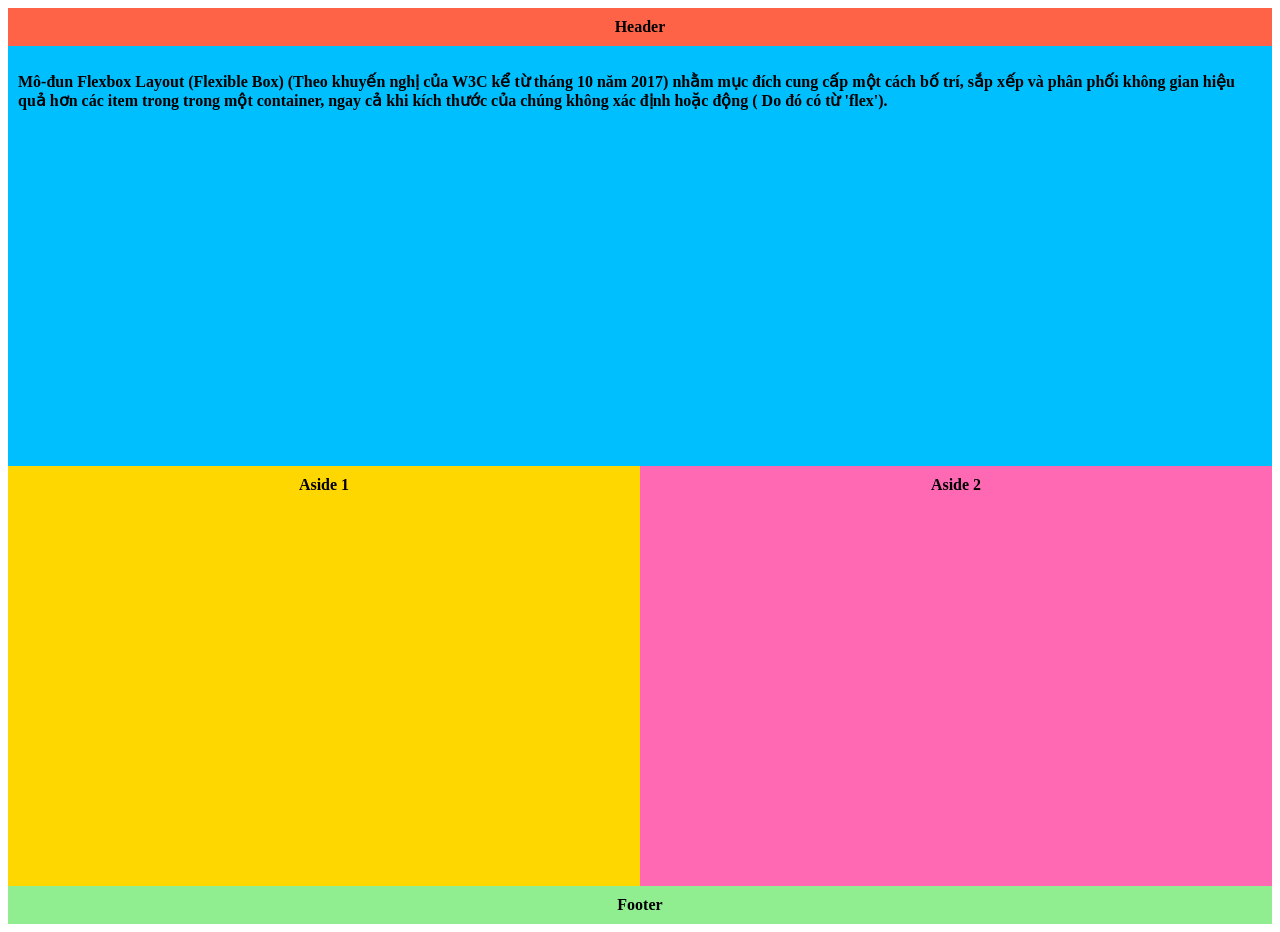
<file: Lab6/Lab6/Bai_2_Minh_hoa_layout/index.html>
<!DOCTYPE html>
<html>

<head>
	<meta http-equiv="Content-Type" content="text/html; charset=utf-8" />
    <link rel="stylesheet" href="css/style.css">
</head>

<body>
    <div class="wrapper">
        <header class="header-flex-2">Header</header>
        <article class="main">
            <p>Mô-đun Flexbox Layout (Flexible Box) (Theo khuyến nghị của W3C kể từ tháng 10 năm 2017) nhằm mục đích
                cung cấp một cách bố trí, sắp xếp và phân phối không gian hiệu quả hơn các item trong trong một
                container, ngay cả khi kích thước của chúng không xác định hoặc động ( Do đó có từ 'flex').</p>
        </article>
        <aside class="aside aside-1">Aside 1</aside>
        <aside class="aside aside-2">Aside 2</aside>
        <footer class="footer-flex-2">Footer</footer>
    </div>
</body>

</html>
</file>
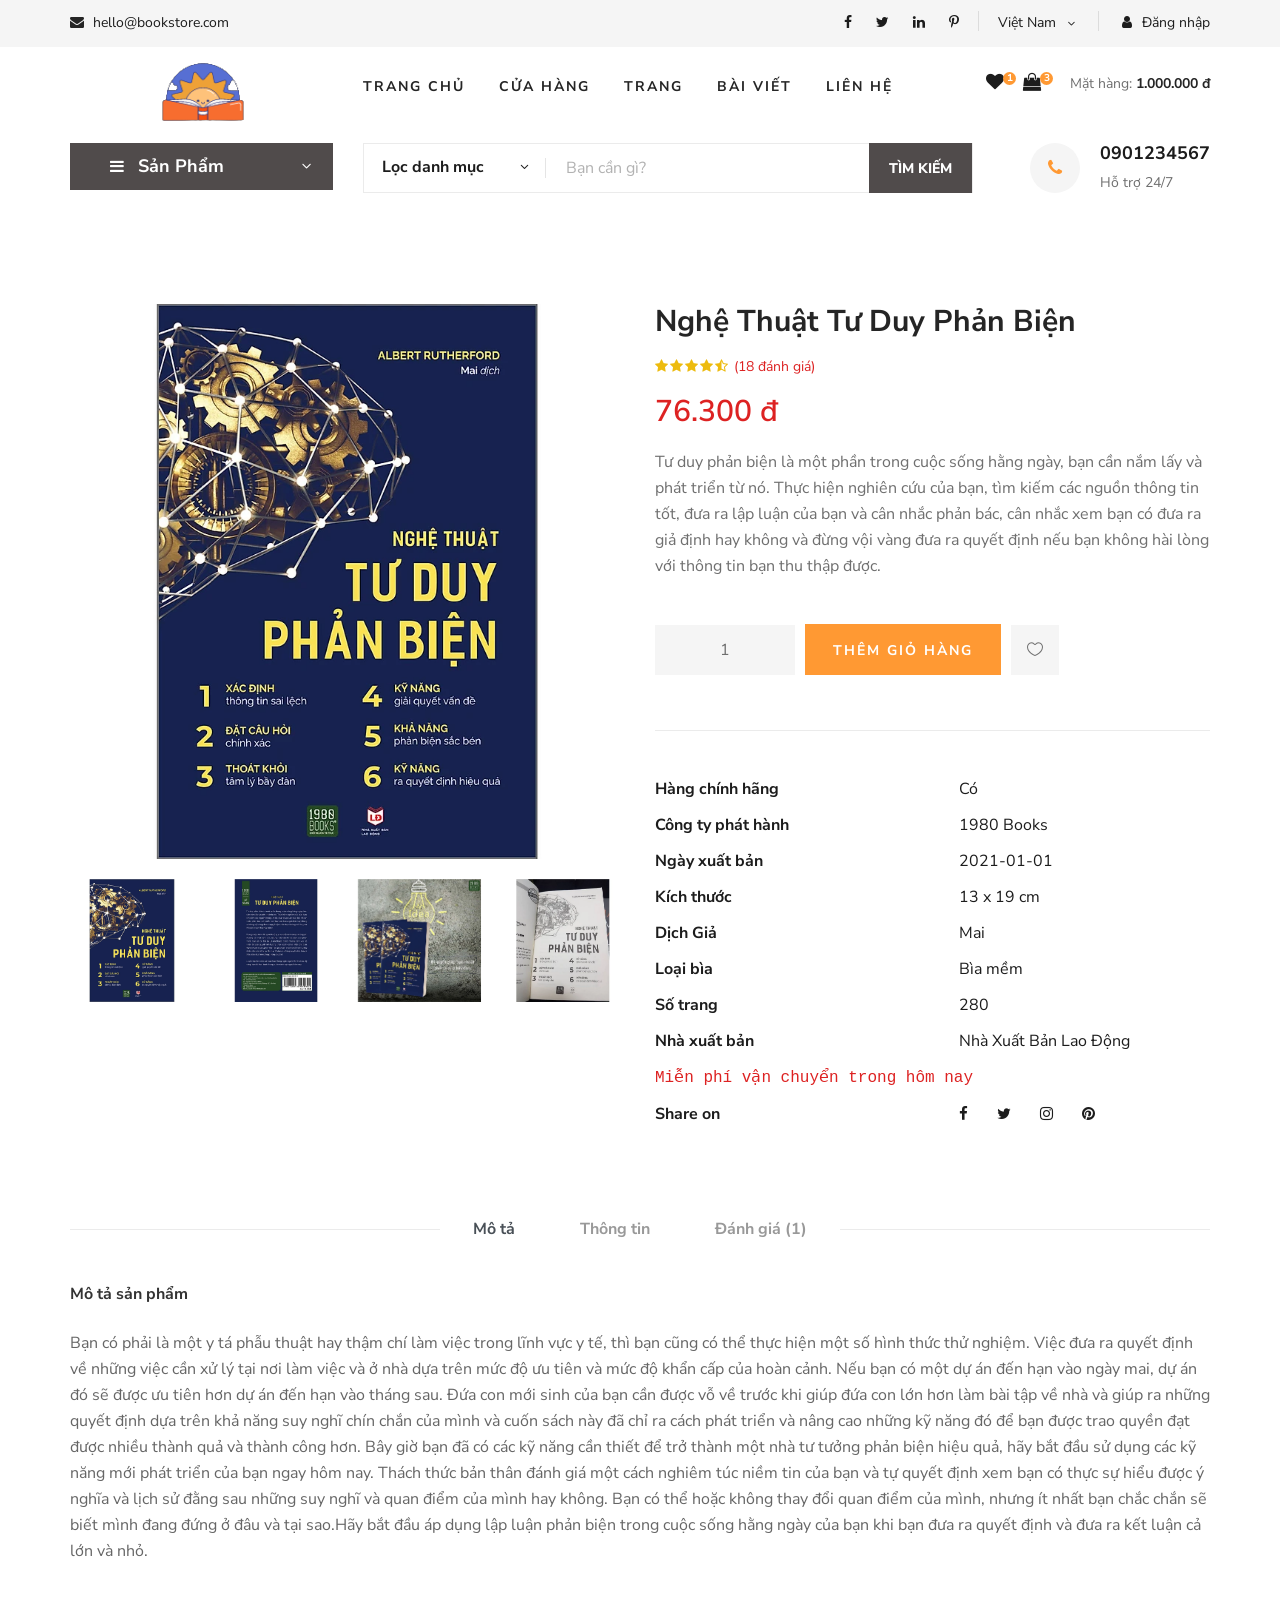
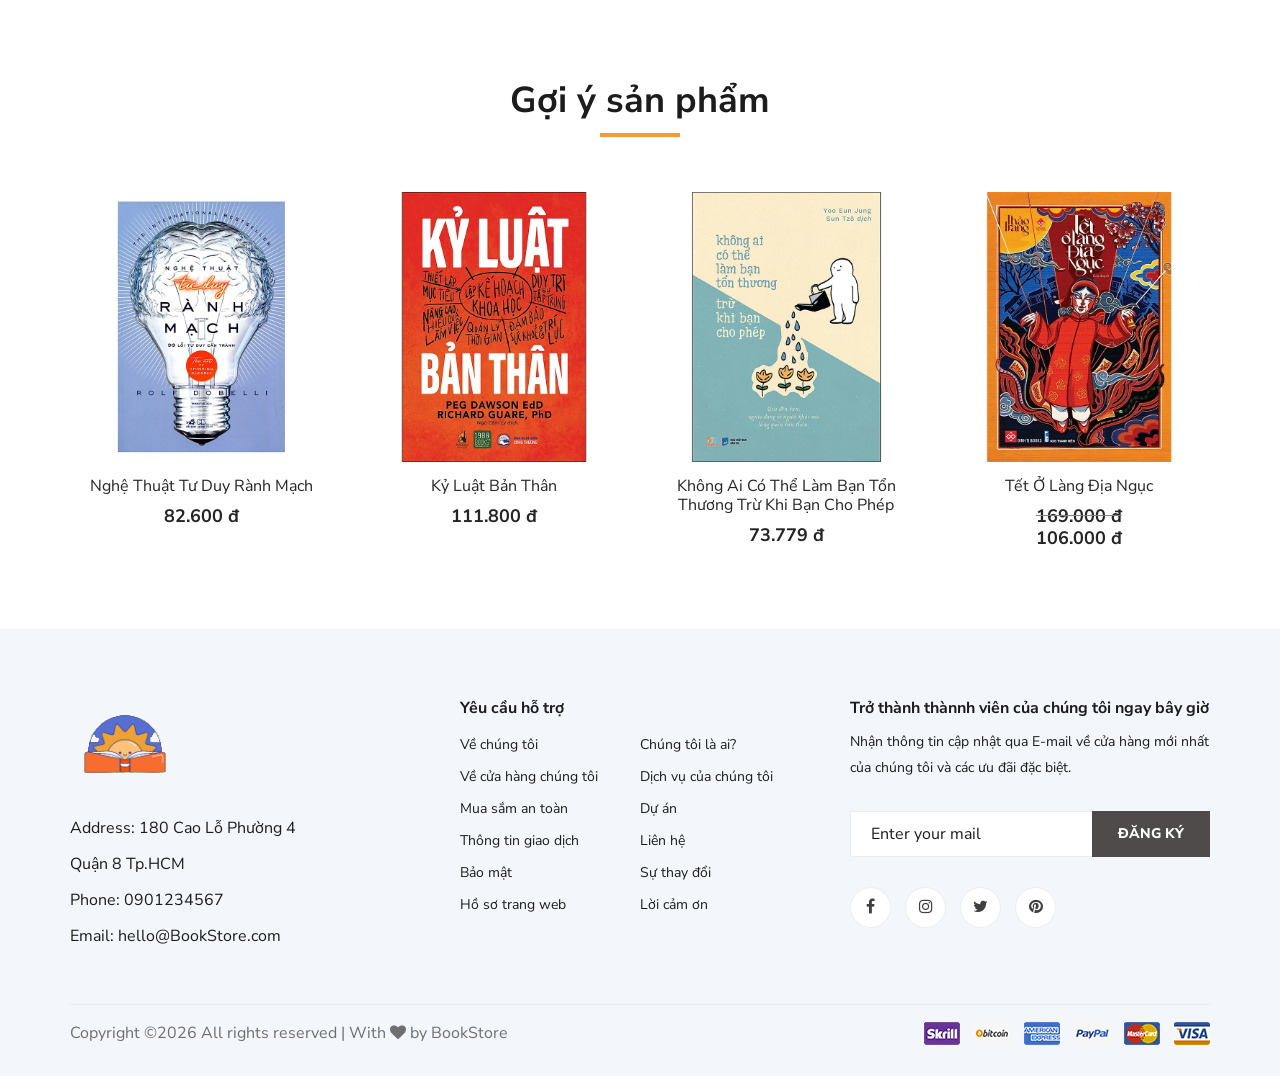
<file: Lab8/Lab8/Vi_du_2/index.html>
<!DOCTYPE html>
<html lang="zxx">

<head>
    <meta charset="UTF-8">
    <meta name="description" content="Ogani Template">
    <meta name="keywords" content="Ogani, unica, creative, html">
    <meta name="viewport" content="width=device-width, initial-scale=1.0">
    <meta http-equiv="X-UA-Compatible" content="ie=edge">
    <title>Nice | BookStore</title>

    <!-- Google Font -->
    <link href="https://fonts.googleapis.com/css2?family=Nunito Sans:wght@200;300;400;600;900&display=swap" rel="stylesheet">

    <!-- Css Styles -->
    <link rel="stylesheet" href="css/bootstrap.min.css" type="text/css">
    <link rel="stylesheet" href="css/font-awesome.min.css" type="text/css">
    <link rel="stylesheet" href="css/elegant-icons.css" type="text/css">
    <link rel="stylesheet" href="css/nice-select.css" type="text/css">
    <link rel="stylesheet" href="css/jquery-ui.min.css" type="text/css">
    <link rel="stylesheet" href="css/owl.carousel.min.css" type="text/css">
    <link rel="stylesheet" href="css/slicknav.min.css" type="text/css">
    <link rel="stylesheet" href="css/style.css" type="text/css">

    <style>
        .product__details__pic__slider {
            position: relative;
            overflow: hidden;
        }

        .product__details__pic__slider img {
            display: none;
            width: 100%;
            height: auto;
        }

        .button__slide{
            text-align: center;
            padding-top: 10px;
        }
    </style>

    
</head>

<body>
    <!-- Page Preloder -->
    <div id="preloder">
        <div class="loader"></div>
    </div>

    <!-- Humberger Begin -->
    <div class="humberger__menu__overlay"></div>
    <div class="humberger__menu__wrapper">
        <div class="humberger__menu__logo">
            <a href="#"><img src="img/logo.png" alt=""></a>
        </div>
        <div class="humberger__menu__cart">
            <ul>
                <li><a href="#"><i class="fa fa-heart"></i> <span>1</span></a></li>
                <li><a href="#"><i class="fa fa-shopping-bag"></i> <span>3</span></a></li>
            </ul>
            <div class="header__cart__price">Mặt hàng: <span>1.000.000 đ</span></div>
        </div>
        <div class="humberger__menu__widget">
            <div class="header__top__right__language">
                <div>Việt Nam</div>
                <span class="arrow_carrot-down"></span>
                <ul>
                    <li><a href="#">Spanis</a></li>
                    <li><a href="#">English</a></li>
                </ul>
            </div>
            <div class="header__top__right__auth">
                <a href="#"><i class="fa fa-user"></i> Đăng nhập</a>
            </div>
        </div>
        <nav class="humberger__menu__nav mobile-menu">
            <ul>
                <li><a href="./index.html">Trang chủ</a></li>
                <li><a href="./shop-grid.html">Cửa hàng</a></li>
                <li><a href="#">Trang</a>
                    <ul class="header__menu__dropdown">
                        <li><a href="./shop-details.html">Cửa hàng chi tiết</a></li>
                        <li><a href="./shoping-cart.html">Giỏ hàng</a></li>
                        <li><a href="./checkout.html">Thủ tục thanh toán</a></li>
                        <li><a href="./blog-details.html">Chi tiết bài viết</a></li>
                    </ul>
                </li>
                <li><a href="./blog.html">Bài viết</a></li>
                <li><a href="./contact.html">Liên hệ</a></li>
            </ul>
        </nav>
        <div id="mobile-menu-wrap"></div>
        <div class="header__top__right__social">
            <a href="#"><i class="fa fa-facebook"></i></a>
            <a href="#"><i class="fa fa-twitter"></i></a>
            <a href="#"><i class="fa fa-linkedin"></i></a>
            <a href="#"><i class="fa fa-pinterest-p"></i></a>
        </div>
        <div class="humberger__menu__contact">
            <ul>
                <li><i class="fa fa-envelope"></i> hello@bookstore.com</li>
            </ul>
        </div>
    </div>
    <!-- Humberger End -->

    <!-- Header Section Begin -->
    <header class="header">
        <div class="header__top">
            <div class="container">
                <div class="row">
                    <div class="col-lg-6 col-md-6">
                        <div class="header__top__left">
                            <ul>
                                <li><i class="fa fa-envelope"></i> hello@bookstore.com</li>
                            </ul>
                        </div>
                    </div>
                    <div class="col-lg-6 col-md-6">
                        <div class="header__top__right">
                            <div class="header__top__right__social">
                                <a href="#"><i class="fa fa-facebook"></i></a>
                                <a href="#"><i class="fa fa-twitter"></i></a>
                                <a href="#"><i class="fa fa-linkedin"></i></a>
                                <a href="#"><i class="fa fa-pinterest-p"></i></a>
                            </div>
                            <div class="header__top__right__language">
                                <div>Việt Nam</div>
                                <span class="arrow_carrot-down"></span>
                                <ul>
                                    <li><a href="#">Spanis</a></li>
                                    <li><a href="#">English</a></li>
                                </ul>
                            </div>
                            <div class="header__top__right__auth">
                                <a href="#"><i class="fa fa-user"></i> Đăng nhập</a>
                            </div>
                        </div>
                    </div>
                </div>
            </div>
        </div>
        <div class="container">
            <div class="row">
                <div class="col-lg-3">
                    <div class="header__logo">
                        <a href="./index.html"><img src="img/logo.png" alt=""></a>
                    </div>
                </div>
                <div class="col-lg-6">
                    <nav class="header__menu">
                        <ul class="ul-menu">
                            <li><a href="./index.html">Trang chủ</a></li>
                            <li><a href="./shop-grid.html">Cửa hàng</a></li>
                            <li><a href="#">Trang</a>
                                <ul class="header__menu__dropdown">
                                    <li><a href="./shop-details.html">Cửa hàng chi tiết</a></li>
                                    <li><a href="./shoping-cart.html">Giỏ hàng</a></li>
                                    <li><a href="./checkout.html">Thủ tục thanh toán</a></li>
                                    <li><a href="./blog-details.html">Chi tiết bài viết</a></li>
                                </ul>
                            </li>
                            <li><a href="./blog.html">Bài viết</a></li>
                            <li><a href="./contact.html">Liên hệ</a></li>
                        </ul>
                    </nav>
                </div>
                <div class="col-lg-3">
                    <div class="header__cart">
                        <ul>
                            <li><a href="#"><i class="fa fa-heart"></i> <span>1</span></a></li>
                            <li><a href="#"><i class="fa fa-shopping-bag"></i> <span>3</span></a></li>
                        </ul>
                        <div class="header__cart__price">Mặt hàng: <span>1.000.000 đ</span></div>
                    </div>
                </div>
            </div>
            <div class="humberger__open">
                <i class="fa fa-bars"></i>
            </div>
        </div>
    </header>
    <!-- Header Section End -->

    <!-- Hero Section Begin -->
    <section class="hero hero-normal">
        <div class="container">
            <div class="row">
                <div class="col-lg-3">
                    <div class="hero__categories">
                        <div class="hero__categories__all">
                            <i class="fa fa-bars"></i>
                            <span>Sản Phẩm</span>
                        </div>
                        <ul>
                            <li><a href="#">Văn học</a></li>
                            <li><a href="#">Kinh tế</a></li>
                            <li><a href="#">Thiếu nhi</a></li>
                            <li><a href="#">Kĩ năng sống</a></li>
                            <li><a href="#">Giáo khoa</a></li>
                            <li><a href="#">Từ điển</a></li>
                            <li><a href="#">Lịch sử</a></li>
                            <li><a href="#">Y học</a></li>
                            <li><a href="#">Tạp chí</a></li>
                            <li><a href="#">Ngoại ngữ</a></li>
                            <li><a href="#">Giáo trình</a></li>
                        </ul>
                    </div>
                </div>
                <div class="col-lg-9">
                    <div class="hero__search">
                        <div class="hero__search__form">
                            <form action="#">
                                <div class="hero__search__categories">
                                    Lọc danh mục
                                    <span class="arrow_carrot-down"></span>
                                </div>
                                <input type="text" placeholder="Bạn cần gì?">
                                <button type="submit" class="site-btn">TÌM KIẾM</button>
                            </form>
                        </div>
                        <div class="hero__search__phone">
                            <div class="hero__search__phone__icon">
                                <i class="fa fa-phone"></i>
                            </div>
                            <div class="hero__search__phone__text">
                                <h5>0901234567</h5>
                                <span>Hỗ trợ 24/7 </span>
                            </div>
                        </div>
                    </div>
                </div>
            </div>
        </div>
    </section>
    <!-- Hero Section End -->

    <!-- Product Details Section Begin -->
    <section class="product-details spad">
        <div class="container">
            <div class="row">
                <div class="col-lg-6 col-md-6">
                    <div class="product__details__pic">
                        <div class="product__details__pic__item">
                            <img class="product__details__pic__item--large"
                                src="img/product/Book_2.jpg" alt="">
                        </div>
                        <div class="product__details__pic__slider owl-carousel">
                            <img data-imgbigurl="img/product/details/Book_2.jpg"
                                src="img/product/Book_2.jpg" alt="">
                            <img data-imgbigurl="img/product/details/Book_2_details_2.jpg"
                                src="img/product/details/Book_2_details_2.jpg" alt="">
                            <img data-imgbigurl="img/product/details/Book_2_details_1.jpg"
                                src="img/product/details/Book_2_details_1.jpg" alt="">
                            <img data-imgbigurl="img/product/details/Book_2_details_3.jpg"
                                src="img/product/details/Book_2_details_3.jpg" alt="">
                        </div>
                    </div>
                </div>
                <div class="col-lg-6 col-md-6">
                    <div class="product__details__text">
                        <h3>Nghệ Thuật Tư Duy Phản Biện</h3>
                        <div class="product__details__rating">
                            <i class="fa fa-star"></i>
                            <i class="fa fa-star"></i>
                            <i class="fa fa-star"></i>
                            <i class="fa fa-star"></i>
                            <i class="fa fa-star-half-o"></i>
                            <span>(18 đánh giá)</span>
                        </div>
                        <div class="product__details__price">76.300 đ</div>
                        <p>Tư duy phản biện là một phần trong cuộc sống hằng ngày, bạn cần nắm lấy và phát triển từ nó.
                             Thực hiện nghiên cứu của bạn, tìm kiếm các nguồn thông tin tốt, đưa ra lập luận của bạn và cân nhắc phản bác, 
                             cân nhắc xem bạn có đưa ra giả định hay không và đừng vội vàng đưa ra quyết định nếu bạn không hài lòng với 
                             thông tin bạn thu thập được.</p>
                        <div class="product__details__quantity">
                            <div class="quantity">
                                <div class="pro-qty">
                                    <input type="text" value="1">
                                </div>
                            </div>
                        </div>
                        <a href="#" class="primary-btn">Thêm giỏ hàng</a>
                        <a href="#" class="heart-icon"><span class="icon_heart_alt"></span></a>
                        <ul>
                            <li><b>Hàng chính hãng</b> <span>Có</span></li>
                            <li><b>Công ty phát hành</b> <span>1980 Books</span></li>
                            <li><b>Ngày xuất bản</b> <span>2021-01-01</span></li>
                            <li><b>Kích thước</b> <span>13 x 19 cm </span></li>
                            <li><b>Dịch Giả</b> <span>Mai</span></li>
                            <li><b>Loại bìa</b> <span>Bìa mềm</span></li>
                            <li><b>Số trang</b> <span>280</span></li>
                            <li><b>Nhà xuất bản</b> <span>Nhà Xuất Bản Lao Động</span></li>
                            <li><span><samp>Miễn phí vận chuyển trong hôm nay</samp></span></li>
                            <li><b>Share on</b>
                                <div class="share">
                                    <a href="#"><i class="fa fa-facebook"></i></a>
                                    <a href="#"><i class="fa fa-twitter"></i></a>
                                    <a href="#"><i class="fa fa-instagram"></i></a>
                                    <a href="#"><i class="fa fa-pinterest"></i></a>
                                </div>
                            </li>
                        </ul>
                    </div>
                </div>
                <div class="col-lg-12">
                    <div class="product__details__tab">
                        <ul class="nav nav-tabs" role="tablist">
                            <li class="nav-item">
                                <a class="nav-link active" data-toggle="tab" href="#tabs-1" role="tab"
                                    aria-selected="true">Mô tả</a>
                            </li>
                            <li class="nav-item">
                                <a class="nav-link" data-toggle="tab" href="#tabs-2" role="tab"
                                    aria-selected="false">Thông tin</a>
                            </li>
                            <li class="nav-item">
                                <a class="nav-link" data-toggle="tab" href="#tabs-3" role="tab"
                                    aria-selected="false">Đánh giá <span>(1)</span></a>
                            </li>
                        </ul>
                        <div class="tab-content">
                            <div class="tab-pane active" id="tabs-1" role="tabpanel">
                                <div class="product__details__tab__desc">
                                    <h6>Mô tả sản phẩm</h6>
                                    <p>Bạn có phải là một y tá phẫu thuật hay thậm chí làm việc trong lĩnh vực y tế, thì bạn cũng có thể thực hiện một số hình thức thử nghiệm. Việc đưa ra quyết định về những việc cần xử lý tại nơi làm việc và ở nhà dựa trên mức độ ưu tiên và mức độ khẩn cấp của hoàn cảnh.

                                        Nếu bạn có một dự án đến hạn vào ngày mai, dự án đó sẽ được ưu tiên hơn dự án đến hạn vào tháng sau.
                                         Đứa con mới sinh của bạn cần được vỗ về trước khi giúp đứa con lớn hơn làm bài tập về nhà và giúp ra những quyết định dựa trên 
                                         khả năng suy nghĩ chín chắn của mình và cuốn sách này đã chỉ ra cách phát triển và nâng cao những kỹ năng đó để bạn được trao
                                          quyền đạt được nhiều thành quả và thành công hơn. Bây giờ bạn đã có các kỹ năng cần thiết để trở thành một nhà tư tưởng phản
                                          biện hiệu quả, hãy bắt đầu sử dụng các kỹ năng mới phát triển của bạn ngay hôm nay. Thách thức bản thân đánh giá một cách nghiêm
                                           túc niềm tin của bạn và tự quyết định xem bạn có thực sự hiểu được ý nghĩa và lịch sử đằng sau những suy nghĩ và quan điểm của
                                           mình hay không. Bạn có thể hoặc không thay đổi quan điểm của mình, nhưng ít nhất bạn chắc chắn sẽ biết mình đang đứng ở đâu và
                                         tại sao.Hãy bắt đầu áp dụng lập luận phản biện trong cuộc sống hằng ngày của bạn khi bạn đưa ra quyết định và đưa ra kết luận cả lớn và nhỏ.</p>
                                </div>
                            </div>
                            <div class="tab-pane" id="tabs-2" role="tabpanel">
                                <div class="product__details__tab__desc">
                                    <h6>Thông tin sản phẩm</h6>
                                        Về sản phẩm: (39 tích cực, 2 tiêu cực)
                                        <li>
                                            Hầu hết người mua hài lòng với chất lượng sách, đánh giá sách là hay, hữu ích và đáng mua.
                                        </li>
                                        <li>
                                            Một số nhận xét cho biết sách có nội dung tốt, đẹp, in rõ và dễ mang đi.
                                        </li>
                                        <li>
                                            Tuy nhiên, có một số ý kiến cho rằng sách có lối viết đơn giản, không phù hợp với người đã qua công việc kinh doanh.
                                        </li>
                                        Về dịch vụ: (32 tích cực, 2 tiêu cực)
                                        <li>
                                            Đa số khách hàng hài lòng với giao hàng nhanh, đóng gói cẩn thận và dịch vụ hỗ trợ sau bán hàng.
                                        </li>
                                        <li>
                                            Một số nhận xét cho biết nhân viên giao hàng nhiệt tình, vui vẻ và dịch vụ TikiNow được đánh giá tích cực.
                                        </li>
                                        <li>
                                            Tuy nhiên, có một số ý kiến cho rằng khâu đóng gói cẩu thả và có sách bị cong và mòn.
                                        </li>
                                </div>
                            </div>
                            <div class="tab-pane" id="tabs-3" role="tabpanel">
                                <div class="product__details__tab__desc">
                                    <h6>Đánh giá sản phẩm </h6>
                                    <p>Hãy nghĩ đến coi tư duy phản biện như một cơ hội để tương tác với những người khác và tìm hiểu quan điểm của họ. 
                                        Đánh giá những gì người khác nói và xem xét các nguồn thông tin để quyết định xem chúng có xứng đáng hay không.
                                         “Nghệ thuật tư duy phản biện” là một tài liệu tuyệt vời giúp bạn học được những kỹ năng đó và bạn có thể tham khảo lại khi cần.
                                         Hãy nhớ rằng, hơn bất cứ điều gì, hãy rèn luyện kỹ năng tư duy phản biện của bạn, và bạn không bao giờ có thể sai lầm.</p>
                                </div>
                            </div>
                        </div>
                    </div>
                </div>
            </div>
        </div>
    </section>
    <!-- Product Details Section End -->

    <!-- Related Product Section Begin -->
    <section class="related-product">
        <div class="container">
            <div class="row">
                <div class="col-lg-12">
                    <div class="section-title related__product__title">
                        <h2>Gợi ý sản phẩm</h2>
                    </div>
                </div>
            </div>
            <div class="row">
                <div class="col-lg-3 col-md-4 col-sm-6">
                    <div class="product__item">
                        <div class="product__item__pic set-bg" data-setbg="img/product/Book_1.webp">
                            <ul class="product__item__pic__hover">
                                <li><a href="#"><i class="fa fa-heart"></i></a></li>
                                <li><a href="#"><i class="fa fa-retweet"></i></a></li>
                                <li><a href="#"><i class="fa fa-shopping-cart"></i></a></li>
                            </ul>
                        </div>
                        <div class="product__item__text">
                            <h6><a href="#">Nghệ Thuật Tư Duy Rành Mạch</a></h6>
                            <h5>82.600 đ</h5>
                        </div>
                    </div>
                </div>
                <div class="col-lg-3 col-md-4 col-sm-6">
                    <div class="product__item">
                        <div class="product__item__pic set-bg" data-setbg="img/product/Book-3.png">
                            <ul class="product__item__pic__hover">
                                <li><a href="#"><i class="fa fa-heart"></i></a></li>
                                <li><a href="#"><i class="fa fa-retweet"></i></a></li>
                                <li><a href="#"><i class="fa fa-shopping-cart"></i></a></li>
                            </ul>
                        </div>
                        <div class="product__item__text">
                            <h6><a href="#">Kỷ Luật Bản Thân</a></h6>
                            <h5>111.800 đ</h5>
                        </div>
                    </div>
                </div>
                <div class="col-lg-3 col-md-4 col-sm-6">
                    <div class="product__item">
                        <div class="product__item__pic set-bg" data-setbg="img/product/Book_4.jpg">
                            <ul class="product__item__pic__hover">
                                <li><a href="#"><i class="fa fa-heart"></i></a></li>
                                <li><a href="#"><i class="fa fa-retweet"></i></a></li>
                                <li><a href="#"><i class="fa fa-shopping-cart"></i></a></li>
                            </ul>
                        </div>
                        <div class="product__item__text">
                            <h6><a href="#">Không Ai Có Thể Làm Bạn Tổn Thương Trừ Khi Bạn Cho Phép</a></h6>
                            <h5>73.779 đ</h5>
                        </div>
                    </div>
                </div>
                <div class="col-lg-3 col-md-4 col-sm-6">
                    <div class="product__item">
                        <div class="product__item__pic set-bg" data-setbg="img/product/Book_5.jpg">
                            <ul class="product__item__pic__hover">
                                <li><a href="#"><i class="fa fa-heart"></i></a></li>
                                <li><a href="#"><i class="fa fa-retweet"></i></a></li>
                                <li><a href="#"><i class="fa fa-shopping-cart"></i></a></li>
                            </ul>
                        </div>
                        <div class="product__item__text">
                            <h6><a href="#">Tết Ở Làng Địa Ngục</a></h6>
                            <div class="text__sale">
                                <h5 >169.000 đ</h5>
                            </div>
                            <h5 class="text__price">106.000 đ</h5>
                        </div>
                    </div>
                </div>
            </div>
        </div>
    </section>
    <!-- Related Product Section End -->

    <!-- Footer Section Begin -->
    <footer class="footer spad">
        <div class="container">
            <div class="row">
                <div class="col-lg-3 col-md-6 col-sm-6">
                    <div class="footer__about">
                        <div class="footer__about__logo">
                            <a href="./index.html"><img src="img/logo.png" alt=""></a>
                        </div>
                        <ul>
                            <li>Address: 180 Cao Lỗ Phường 4 Quận 8 Tp.HCM</li>
                            <li>Phone: 0901234567</li>
                            <li>Email: hello@BookStore.com</li>
                        </ul>
                    </div>
                </div>
                <div class="col-lg-4 col-md-6 col-sm-6 offset-lg-1">
                    <div class="footer__widget">
                        <h6>
                            Yêu cầu hỗ trợ</h6>
                        <ul>
                            <li><a href="#">Về chúng tôi</a></li>
                            <li><a href="#">Về cửa hàng chúng tôi</a></li>
                            <li><a href="#">Mua sắm an toàn</a></li>
                            <li><a href="#">Thông tin giao dịch</a></li>
                            <li><a href="#">Bảo mật</a></li>
                            <li><a href="#">Hồ sơ trang web</a></li>
                        </ul>
                        <ul>
                            <li><a href="#">Chúng tôi là ai?</a></li>
                            <li><a href="#">Dịch vụ của chúng tôi</a></li>
                            <li><a href="#">Dự án</a></li>
                            <li><a href="#">Liên hệ</a></li>
                            <li><a href="#">Sự thay đổi</a></li>
                            <li><a href="#">Lời cảm ơn</a></li>
                        </ul>
                    </div>
                </div>
                <div class="col-lg-4 col-md-12">
                    <div class="footer__widget">
                        <h6>Trở thành thànnh viên của chúng tôi ngay bây giờ</h6>
                        <p>Nhận thông tin cập nhật qua E-mail về cửa hàng mới nhất của chúng tôi và các ưu đãi đặc biệt.</p>
                        <form action="#">
                            <input type="text" placeholder="Enter your mail">
                            <button type="submit" class="site-btn">Đăng ký</button>
                        </form>
                        <div class="footer__widget__social">
                            <a href="#"><i class="fa fa-facebook"></i></a>
                            <a href="#"><i class="fa fa-instagram"></i></a>
                            <a href="#"><i class="fa fa-twitter"></i></a>
                            <a href="#"><i class="fa fa-pinterest"></i></a>
                        </div>
                    </div>
                </div>
            </div>
            <div class="row">
                <div class="col-lg-12">
                    <div class="footer__copyright">
                        <div class="footer__copyright__text"><p>
  Copyright &copy;<script>document.write(new Date().getFullYear());</script> All rights reserved | With <i class="fa fa-heart" aria-hidden="true"></i> by BookStore</a>
  </p></div>
                        <div class="footer__copyright__payment"><img src="img/payment-item.png" alt=""></div>
                    </div>
                </div>
            </div>
        </div>
    </footer>
    <!-- Footer Section End -->

    <!-- Js Plugins -->
    <script src="js/jquery-3.3.1.min.js"></script>
    <script src="js/bootstrap.min.js"></script>
    <script src="js/jquery.nice-select.min.js"></script>
    <script src="js/jquery-ui.min.js"></script>
    <script src="js/jquery.slicknav.js"></script>
    <script src="js/mixitup.min.js"></script>
    <script src="js/owl.carousel.min.js"></script>
    <script src="js/main.js"></script>
</body>

</html>
</file>
<file: Lab6/Lab6/Bai_2_Minh_hoa_layout/css/style.css>
.wrapper {
	display: flex;
	/* kich hoat flex box*/
	flex-flow: row wrap;
	font-weight: bold;
	text-align: center;
}

.wrapper>* {
	padding: 10px;
	flex: 1 100%;
	/* cho tất cả phần tử bên trong có độ dài 100% và tỉ lệ chiếm không gian trống là như nhau*/
}

.header-flex-2 {
	background: tomato;
}

.footer-flex-2 {
	background: lightgreen;
	order: 4;
}

.main {
	text-align: left;
	background: deepskyblue;
	height: 400px;
	flex: 3 0px;
	/* cho phần nội dung main ở giữa chiếm 3 phần không gian trống so với 2 phần aside bên cạnh */
	order: 2;
}

.aside {
	flex: 1 0 0;
}

/* 2 phần aside sẽ chỉ chiếm 1 phần không gian */
.aside-1 {
	background: gold;
	height: 400px;
	order: 1;
}

.aside-2 {
	background: hotpink;
	height: 400px;
	order: 3;
}

@media screen and (min-width: 601px) {
	.main {
		order: unset;
		flex: 100%;
	}

	.aside-1 {
		order: 2;
	}

	.aside-2 {
		order: 3;
	}

}

@media screen and (max-width: 600px) {
	.wrapper {
		display: flex;
		flex-direction: column;
		flex-wrap: wrap;
	}

	.wrapper>* {
		width: 100%;
		flex: 1 100%;
	}

	.header-flex-2 {
		order: 1;
	}

	.main {
		order: 2;
		height: auto;
	}

	.aside-1 {
	
		order: 3;
		height: auto;
	}

	.aside-2 {
		order: 4;
		height: auto;
	}

	.footer-flex-2 {
		order: 5;
	}
}
</file>
<file: Lab8/Lab8/Vi_du_2/css/elegant-icons.css>
@font-face {
	font-family: 'ElegantIcons';
	src:url('../fonts/ElegantIcons.eot');
	src:url('../fonts/ElegantIcons.eot?#iefix') format('embedded-opentype'),
		url('../fonts/ElegantIcons.woff') format('woff'),
		url('../fonts/ElegantIcons.ttf') format('truetype'),
		url('../fonts/ElegantIcons.svg#ElegantIcons') format('svg');
	font-weight: normal;
	font-style: normal;
}

/* Use the following CSS code if you want to use data attributes for inserting your icons */
[data-icon]:before {
	font-family: 'ElegantIcons';
	content: attr(data-icon);
	speak: none;
	font-weight: normal;
	font-variant: normal;
	text-transform: none;
	line-height: 1;
	-webkit-font-smoothing: antialiased;
	-moz-osx-font-smoothing: grayscale;
}

/* Use the following CSS code if you want to have a class per icon */
/*
Instead of a list of all class selectors,
you can use the generic selector below, but it's slower:
[class*="your-class-prefix"] {
*/
.arrow_up, .arrow_down, .arrow_left, .arrow_right, .arrow_left-up, .arrow_right-up, .arrow_right-down, .arrow_left-down, .arrow-up-down, .arrow_up-down_alt, .arrow_left-right_alt, .arrow_left-right, .arrow_expand_alt2, .arrow_expand_alt, .arrow_condense, .arrow_expand, .arrow_move, .arrow_carrot-up, .arrow_carrot-down, .arrow_carrot-left, .arrow_carrot-right, .arrow_carrot-2up, .arrow_carrot-2down, .arrow_carrot-2left, .arrow_carrot-2right, .arrow_carrot-up_alt2, .arrow_carrot-down_alt2, .arrow_carrot-left_alt2, .arrow_carrot-right_alt2, .arrow_carrot-2up_alt2, .arrow_carrot-2down_alt2, .arrow_carrot-2left_alt2, .arrow_carrot-2right_alt2, .arrow_triangle-up, .arrow_triangle-down, .arrow_triangle-left, .arrow_triangle-right, .arrow_triangle-up_alt2, .arrow_triangle-down_alt2, .arrow_triangle-left_alt2, .arrow_triangle-right_alt2, .arrow_back, .icon_minus-06, .icon_plus, .icon_close, .icon_check, .icon_minus_alt2, .icon_plus_alt2, .icon_close_alt2, .icon_check_alt2, .icon_zoom-out_alt, .icon_zoom-in_alt, .icon_search, .icon_box-empty, .icon_box-selected, .icon_minus-box, .icon_plus-box, .icon_box-checked, .icon_circle-empty, .icon_circle-slelected, .icon_stop_alt2, .icon_stop, .icon_pause_alt2, .icon_pause, .icon_menu, .icon_menu-square_alt2, .icon_menu-circle_alt2, .icon_ul, .icon_ol, .icon_adjust-horiz, .icon_adjust-vert, .icon_document_alt, .icon_documents_alt, .icon_pencil, .icon_pencil-edit_alt, .icon_pencil-edit, .icon_folder-alt, .icon_folder-open_alt, .icon_folder-add_alt, .icon_info_alt, .icon_error-oct_alt, .icon_error-circle_alt, .icon_error-triangle_alt, .icon_question_alt2, .icon_question, .icon_comment_alt, .icon_chat_alt, .icon_vol-mute_alt, .icon_volume-low_alt, .icon_volume-high_alt, .icon_quotations, .icon_quotations_alt2, .icon_clock_alt, .icon_lock_alt, .icon_lock-open_alt, .icon_key_alt, .icon_cloud_alt, .icon_cloud-upload_alt, .icon_cloud-download_alt, .icon_image, .icon_images, .icon_lightbulb_alt, .icon_gift_alt, .icon_house_alt, .icon_genius, .icon_mobile, .icon_tablet, .icon_laptop, .icon_desktop, .icon_camera_alt, .icon_mail_alt, .icon_cone_alt, .icon_ribbon_alt, .icon_bag_alt, .icon_creditcard, .icon_cart_alt, .icon_paperclip, .icon_tag_alt, .icon_tags_alt, .icon_trash_alt, .icon_cursor_alt, .icon_mic_alt, .icon_compass_alt, .icon_pin_alt, .icon_pushpin_alt, .icon_map_alt, .icon_drawer_alt, .icon_toolbox_alt, .icon_book_alt, .icon_calendar, .icon_film, .icon_table, .icon_contacts_alt, .icon_headphones, .icon_lifesaver, .icon_piechart, .icon_refresh, .icon_link_alt, .icon_link, .icon_loading, .icon_blocked, .icon_archive_alt, .icon_heart_alt, .icon_star_alt, .icon_star-half_alt, .icon_star, .icon_star-half, .icon_tools, .icon_tool, .icon_cog, .icon_cogs, .arrow_up_alt, .arrow_down_alt, .arrow_left_alt, .arrow_right_alt, .arrow_left-up_alt, .arrow_right-up_alt, .arrow_right-down_alt, .arrow_left-down_alt, .arrow_condense_alt, .arrow_expand_alt3, .arrow_carrot_up_alt, .arrow_carrot-down_alt, .arrow_carrot-left_alt, .arrow_carrot-right_alt, .arrow_carrot-2up_alt, .arrow_carrot-2dwnn_alt, .arrow_carrot-2left_alt, .arrow_carrot-2right_alt, .arrow_triangle-up_alt, .arrow_triangle-down_alt, .arrow_triangle-left_alt, .arrow_triangle-right_alt, .icon_minus_alt, .icon_plus_alt, .icon_close_alt, .icon_check_alt, .icon_zoom-out, .icon_zoom-in, .icon_stop_alt, .icon_menu-square_alt, .icon_menu-circle_alt, .icon_document, .icon_documents, .icon_pencil_alt, .icon_folder, .icon_folder-open, .icon_folder-add, .icon_folder_upload, .icon_folder_download, .icon_info, .icon_error-circle, .icon_error-oct, .icon_error-triangle, .icon_question_alt, .icon_comment, .icon_chat, .icon_vol-mute, .icon_volume-low, .icon_volume-high, .icon_quotations_alt, .icon_clock, .icon_lock, .icon_lock-open, .icon_key, .icon_cloud, .icon_cloud-upload, .icon_cloud-download, .icon_lightbulb, .icon_gift, .icon_house, .icon_camera, .icon_mail, .icon_cone, .icon_ribbon, .icon_bag, .icon_cart, .icon_tag, .icon_tags, .icon_trash, .icon_cursor, .icon_mic, .icon_compass, .icon_pin, .icon_pushpin, .icon_map, .icon_drawer, .icon_toolbox, .icon_book, .icon_contacts, .icon_archive, .icon_heart, .icon_profile, .icon_group, .icon_grid-2x2, .icon_grid-3x3, .icon_music, .icon_pause_alt, .icon_phone, .icon_upload, .icon_download, .social_facebook, .social_twitter, .social_pinterest, .social_googleplus, .social_tumblr, .social_tumbleupon, .social_wordpress, .social_instagram, .social_dribbble, .social_vimeo, .social_linkedin, .social_rss, .social_deviantart, .social_share, .social_myspace, .social_skype, .social_youtube, .social_picassa, .social_googledrive, .social_flickr, .social_blogger, .social_spotify, .social_delicious, .social_facebook_circle, .social_twitter_circle, .social_pinterest_circle, .social_googleplus_circle, .social_tumblr_circle, .social_stumbleupon_circle, .social_wordpress_circle, .social_instagram_circle, .social_dribbble_circle, .social_vimeo_circle, .social_linkedin_circle, .social_rss_circle, .social_deviantart_circle, .social_share_circle, .social_myspace_circle, .social_skype_circle, .social_youtube_circle, .social_picassa_circle, .social_googledrive_alt2, .social_flickr_circle, .social_blogger_circle, .social_spotify_circle, .social_delicious_circle, .social_facebook_square, .social_twitter_square, .social_pinterest_square, .social_googleplus_square, .social_tumblr_square, .social_stumbleupon_square, .social_wordpress_square, .social_instagram_square, .social_dribbble_square, .social_vimeo_square, .social_linkedin_square, .social_rss_square, .social_deviantart_square, .social_share_square, .social_myspace_square, .social_skype_square, .social_youtube_square, .social_picassa_square, .social_googledrive_square, .social_flickr_square, .social_blogger_square, .social_spotify_square, .social_delicious_square, .icon_printer, .icon_calulator, .icon_building, .icon_floppy, .icon_drive, .icon_search-2, .icon_id, .icon_id-2, .icon_puzzle, .icon_like, .icon_dislike, .icon_mug, .icon_currency, .icon_wallet, .icon_pens, .icon_easel, .icon_flowchart, .icon_datareport, .icon_briefcase, .icon_shield, .icon_percent, .icon_globe, .icon_globe-2, .icon_target, .icon_hourglass, .icon_balance, .icon_rook, .icon_printer-alt, .icon_calculator_alt, .icon_building_alt, .icon_floppy_alt, .icon_drive_alt, .icon_search_alt, .icon_id_alt, .icon_id-2_alt, .icon_puzzle_alt, .icon_like_alt, .icon_dislike_alt, .icon_mug_alt, .icon_currency_alt, .icon_wallet_alt, .icon_pens_alt, .icon_easel_alt, .icon_flowchart_alt, .icon_datareport_alt, .icon_briefcase_alt, .icon_shield_alt, .icon_percent_alt, .icon_globe_alt, .icon_clipboard {
	font-family: 'ElegantIcons';
	speak: none;
	font-style: normal;
	font-weight: normal;
	font-variant: normal;
	text-transform: none;
	line-height: 1;
	-webkit-font-smoothing: antialiased;
}
.arrow_up:before {
	content: "\21";
}
.arrow_down:before {
	content: "\22";
}
.arrow_left:before {
	content: "\23";
}
.arrow_right:before {
	content: "\24";
}
.arrow_left-up:before {
	content: "\25";
}
.arrow_right-up:before {
	content: "\26";
}
.arrow_right-down:before {
	content: "\27";
}
.arrow_left-down:before {
	content: "\28";
}
.arrow-up-down:before {
	content: "\29";
}
.arrow_up-down_alt:before {
	content: "\2a";
}
.arrow_left-right_alt:before {
	content: "\2b";
}
.arrow_left-right:before {
	content: "\2c";
}
.arrow_expand_alt2:before {
	content: "\2d";
}
.arrow_expand_alt:before {
	content: "\2e";
}
.arrow_condense:before {
	content: "\2f";
}
.arrow_expand:before {
	content: "\30";
}
.arrow_move:before {
	content: "\31";
}
.arrow_carrot-up:before {
	content: "\32";
}
.arrow_carrot-down:before {
	content: "\33";
}
.arrow_carrot-left:before {
	content: "\34";
}
.arrow_carrot-right:before {
	content: "\35";
}
.arrow_carrot-2up:before {
	content: "\36";
}
.arrow_carrot-2down:before {
	content: "\37";
}
.arrow_carrot-2left:before {
	content: "\38";
}
.arrow_carrot-2right:before {
	content: "\39";
}
.arrow_carrot-up_alt2:before {
	content: "\3a";
}
.arrow_carrot-down_alt2:before {
	content: "\3b";
}
.arrow_carrot-left_alt2:before {
	content: "\3c";
}
.arrow_carrot-right_alt2:before {
	content: "\3d";
}
.arrow_carrot-2up_alt2:before {
	content: "\3e";
}
.arrow_carrot-2down_alt2:before {
	content: "\3f";
}
.arrow_carrot-2left_alt2:before {
	content: "\40";
}
.arrow_carrot-2right_alt2:before {
	content: "\41";
}
.arrow_triangle-up:before {
	content: "\42";
}
.arrow_triangle-down:before {
	content: "\43";
}
.arrow_triangle-left:before {
	content: "\44";
}
.arrow_triangle-right:before {
	content: "\45";
}
.arrow_triangle-up_alt2:before {
	content: "\46";
}
.arrow_triangle-down_alt2:before {
	content: "\47";
}
.arrow_triangle-left_alt2:before {
	content: "\48";
}
.arrow_triangle-right_alt2:before {
	content: "\49";
}
.arrow_back:before {
	content: "\4a";
}
.icon_minus-06:before {
	content: "\4b";
}
.icon_plus:before {
	content: "\4c";
}
.icon_close:before {
	content: "\4d";
}
.icon_check:before {
	content: "\4e";
}
.icon_minus_alt2:before {
	content: "\4f";
}
.icon_plus_alt2:before {
	content: "\50";
}
.icon_close_alt2:before {
	content: "\51";
}
.icon_check_alt2:before {
	content: "\52";
}
.icon_zoom-out_alt:before {
	content: "\53";
}
.icon_zoom-in_alt:before {
	content: "\54";
}
.icon_search:before {
	content: "\55";
}
.icon_box-empty:before {
	content: "\56";
}
.icon_box-selected:before {
	content: "\57";
}
.icon_minus-box:before {
	content: "\58";
}
.icon_plus-box:before {
	content: "\59";
}
.icon_box-checked:before {
	content: "\5a";
}
.icon_circle-empty:before {
	content: "\5b";
}
.icon_circle-slelected:before {
	content: "\5c";
}
.icon_stop_alt2:before {
	content: "\5d";
}
.icon_stop:before {
	content: "\5e";
}
.icon_pause_alt2:before {
	content: "\5f";
}
.icon_pause:before {
	content: "\60";
}
.icon_menu:before {
	content: "\61";
}
.icon_menu-square_alt2:before {
	content: "\62";
}
.icon_menu-circle_alt2:before {
	content: "\63";
}
.icon_ul:before {
	content: "\64";
}
.icon_ol:before {
	content: "\65";
}
.icon_adjust-horiz:before {
	content: "\66";
}
.icon_adjust-vert:before {
	content: "\67";
}
.icon_document_alt:before {
	content: "\68";
}
.icon_documents_alt:before {
	content: "\69";
}
.icon_pencil:before {
	content: "\6a";
}
.icon_pencil-edit_alt:before {
	content: "\6b";
}
.icon_pencil-edit:before {
	content: "\6c";
}
.icon_folder-alt:before {
	content: "\6d";
}
.icon_folder-open_alt:before {
	content: "\6e";
}
.icon_folder-add_alt:before {
	content: "\6f";
}
.icon_info_alt:before {
	content: "\70";
}
.icon_error-oct_alt:before {
	content: "\71";
}
.icon_error-circle_alt:before {
	content: "\72";
}
.icon_error-triangle_alt:before {
	content: "\73";
}
.icon_question_alt2:before {
	content: "\74";
}
.icon_question:before {
	content: "\75";
}
.icon_comment_alt:before {
	content: "\76";
}
.icon_chat_alt:before {
	content: "\77";
}
.icon_vol-mute_alt:before {
	content: "\78";
}
.icon_volume-low_alt:before {
	content: "\79";
}
.icon_volume-high_alt:before {
	content: "\7a";
}
.icon_quotations:before {
	content: "\7b";
}
.icon_quotations_alt2:before {
	content: "\7c";
}
.icon_clock_alt:before {
	content: "\7d";
}
.icon_lock_alt:before {
	content: "\7e";
}
.icon_lock-open_alt:before {
	content: "\e000";
}
.icon_key_alt:before {
	content: "\e001";
}
.icon_cloud_alt:before {
	content: "\e002";
}
.icon_cloud-upload_alt:before {
	content: "\e003";
}
.icon_cloud-download_alt:before {
	content: "\e004";
}
.icon_image:before {
	content: "\e005";
}
.icon_images:before {
	content: "\e006";
}
.icon_lightbulb_alt:before {
	content: "\e007";
}
.icon_gift_alt:before {
	content: "\e008";
}
.icon_house_alt:before {
	content: "\e009";
}
.icon_genius:before {
	content: "\e00a";
}
.icon_mobile:before {
	content: "\e00b";
}
.icon_tablet:before {
	content: "\e00c";
}
.icon_laptop:before {
	content: "\e00d";
}
.icon_desktop:before {
	content: "\e00e";
}
.icon_camera_alt:before {
	content: "\e00f";
}
.icon_mail_alt:before {
	content: "\e010";
}
.icon_cone_alt:before {
	content: "\e011";
}
.icon_ribbon_alt:before {
	content: "\e012";
}
.icon_bag_alt:before {
	content: "\e013";
}
.icon_creditcard:before {
	content: "\e014";
}
.icon_cart_alt:before {
	content: "\e015";
}
.icon_paperclip:before {
	content: "\e016";
}
.icon_tag_alt:before {
	content: "\e017";
}
.icon_tags_alt:before {
	content: "\e018";
}
.icon_trash_alt:before {
	content: "\e019";
}
.icon_cursor_alt:before {
	content: "\e01a";
}
.icon_mic_alt:before {
	content: "\e01b";
}
.icon_compass_alt:before {
	content: "\e01c";
}
.icon_pin_alt:before {
	content: "\e01d";
}
.icon_pushpin_alt:before {
	content: "\e01e";
}
.icon_map_alt:before {
	content: "\e01f";
}
.icon_drawer_alt:before {
	content: "\e020";
}
.icon_toolbox_alt:before {
	content: "\e021";
}
.icon_book_alt:before {
	content: "\e022";
}
.icon_calendar:before {
	content: "\e023";
}
.icon_film:before {
	content: "\e024";
}
.icon_table:before {
	content: "\e025";
}
.icon_contacts_alt:before {
	content: "\e026";
}
.icon_headphones:before {
	content: "\e027";
}
.icon_lifesaver:before {
	content: "\e028";
}
.icon_piechart:before {
	content: "\e029";
}
.icon_refresh:before {
	content: "\e02a";
}
.icon_link_alt:before {
	content: "\e02b";
}
.icon_link:before {
	content: "\e02c";
}
.icon_loading:before {
	content: "\e02d";
}
.icon_blocked:before {
	content: "\e02e";
}
.icon_archive_alt:before {
	content: "\e02f";
}
.icon_heart_alt:before {
	content: "\e030";
}
.icon_star_alt:before {
	content: "\e031";
}
.icon_star-half_alt:before {
	content: "\e032";
}
.icon_star:before {
	content: "\e033";
}
.icon_star-half:before {
	content: "\e034";
}
.icon_tools:before {
	content: "\e035";
}
.icon_tool:before {
	content: "\e036";
}
.icon_cog:before {
	content: "\e037";
}
.icon_cogs:before {
	content: "\e038";
}
.arrow_up_alt:before {
	content: "\e039";
}
.arrow_down_alt:before {
	content: "\e03a";
}
.arrow_left_alt:before {
	content: "\e03b";
}
.arrow_right_alt:before {
	content: "\e03c";
}
.arrow_left-up_alt:before {
	content: "\e03d";
}
.arrow_right-up_alt:before {
	content: "\e03e";
}
.arrow_right-down_alt:before {
	content: "\e03f";
}
.arrow_left-down_alt:before {
	content: "\e040";
}
.arrow_condense_alt:before {
	content: "\e041";
}
.arrow_expand_alt3:before {
	content: "\e042";
}
.arrow_carrot_up_alt:before {
	content: "\e043";
}
.arrow_carrot-down_alt:before {
	content: "\e044";
}
.arrow_carrot-left_alt:before {
	content: "\e045";
}
.arrow_carrot-right_alt:before {
	content: "\e046";
}
.arrow_carrot-2up_alt:before {
	content: "\e047";
}
.arrow_carrot-2dwnn_alt:before {
	content: "\e048";
}
.arrow_carrot-2left_alt:before {
	content: "\e049";
}
.arrow_carrot-2right_alt:before {
	content: "\e04a";
}
.arrow_triangle-up_alt:before {
	content: "\e04b";
}
.arrow_triangle-down_alt:before {
	content: "\e04c";
}
.arrow_triangle-left_alt:before {
	content: "\e04d";
}
.arrow_triangle-right_alt:before {
	content: "\e04e";
}
.icon_minus_alt:before {
	content: "\e04f";
}
.icon_plus_alt:before {
	content: "\e050";
}
.icon_close_alt:before {
	content: "\e051";
}
.icon_check_alt:before {
	content: "\e052";
}
.icon_zoom-out:before {
	content: "\e053";
}
.icon_zoom-in:before {
	content: "\e054";
}
.icon_stop_alt:before {
	content: "\e055";
}
.icon_menu-square_alt:before {
	content: "\e056";
}
.icon_menu-circle_alt:before {
	content: "\e057";
}
.icon_document:before {
	content: "\e058";
}
.icon_documents:before {
	content: "\e059";
}
.icon_pencil_alt:before {
	content: "\e05a";
}
.icon_folder:before {
	content: "\e05b";
}
.icon_folder-open:before {
	content: "\e05c";
}
.icon_folder-add:before {
	content: "\e05d";
}
.icon_folder_upload:before {
	content: "\e05e";
}
.icon_folder_download:before {
	content: "\e05f";
}
.icon_info:before {
	content: "\e060";
}
.icon_error-circle:before {
	content: "\e061";
}
.icon_error-oct:before {
	content: "\e062";
}
.icon_error-triangle:before {
	content: "\e063";
}
.icon_question_alt:before {
	content: "\e064";
}
.icon_comment:before {
	content: "\e065";
}
.icon_chat:before {
	content: "\e066";
}
.icon_vol-mute:before {
	content: "\e067";
}
.icon_volume-low:before {
	content: "\e068";
}
.icon_volume-high:before {
	content: "\e069";
}
.icon_quotations_alt:before {
	content: "\e06a";
}
.icon_clock:before {
	content: "\e06b";
}
.icon_lock:before {
	content: "\e06c";
}
.icon_lock-open:before {
	content: "\e06d";
}
.icon_key:before {
	content: "\e06e";
}
.icon_cloud:before {
	content: "\e06f";
}
.icon_cloud-upload:before {
	content: "\e070";
}
.icon_cloud-download:before {
	content: "\e071";
}
.icon_lightbulb:before {
	content: "\e072";
}
.icon_gift:before {
	content: "\e073";
}
.icon_house:before {
	content: "\e074";
}
.icon_camera:before {
	content: "\e075";
}
.icon_mail:before {
	content: "\e076";
}
.icon_cone:before {
	content: "\e077";
}
.icon_ribbon:before {
	content: "\e078";
}
.icon_bag:before {
	content: "\e079";
}
.icon_cart:before {
	content: "\e07a";
}
.icon_tag:before {
	content: "\e07b";
}
.icon_tags:before {
	content: "\e07c";
}
.icon_trash:before {
	content: "\e07d";
}
.icon_cursor:before {
	content: "\e07e";
}
.icon_mic:before {
	content: "\e07f";
}
.icon_compass:before {
	content: "\e080";
}
.icon_pin:before {
	content: "\e081";
}
.icon_pushpin:before {
	content: "\e082";
}
.icon_map:before {
	content: "\e083";
}
.icon_drawer:before {
	content: "\e084";
}
.icon_toolbox:before {
	content: "\e085";
}
.icon_book:before {
	content: "\e086";
}
.icon_contacts:before {
	content: "\e087";
}
.icon_archive:before {
	content: "\e088";
}
.icon_heart:before {
	content: "\e089";
}
.icon_profile:before {
	content: "\e08a";
}
.icon_group:before {
	content: "\e08b";
}
.icon_grid-2x2:before {
	content: "\e08c";
}
.icon_grid-3x3:before {
	content: "\e08d";
}
.icon_music:before {
	content: "\e08e";
}
.icon_pause_alt:before {
	content: "\e08f";
}
.icon_phone:before {
	content: "\e090";
}
.icon_upload:before {
	content: "\e091";
}
.icon_download:before {
	content: "\e092";
}
.social_facebook:before {
	content: "\e093";
}
.social_twitter:before {
	content: "\e094";
}
.social_pinterest:before {
	content: "\e095";
}
.social_googleplus:before {
	content: "\e096";
}
.social_tumblr:before {
	content: "\e097";
}
.social_tumbleupon:before {
	content: "\e098";
}
.social_wordpress:before {
	content: "\e099";
}
.social_instagram:before {
	content: "\e09a";
}
.social_dribbble:before {
	content: "\e09b";
}
.social_vimeo:before {
	content: "\e09c";
}
.social_linkedin:before {
	content: "\e09d";
}
.social_rss:before {
	content: "\e09e";
}
.social_deviantart:before {
	content: "\e09f";
}
.social_share:before {
	content: "\e0a0";
}
.social_myspace:before {
	content: "\e0a1";
}
.social_skype:before {
	content: "\e0a2";
}
.social_youtube:before {
	content: "\e0a3";
}
.social_picassa:before {
	content: "\e0a4";
}
.social_googledrive:before {
	content: "\e0a5";
}
.social_flickr:before {
	content: "\e0a6";
}
.social_blogger:before {
	content: "\e0a7";
}
.social_spotify:before {
	content: "\e0a8";
}
.social_delicious:before {
	content: "\e0a9";
}
.social_facebook_circle:before {
	content: "\e0aa";
}
.social_twitter_circle:before {
	content: "\e0ab";
}
.social_pinterest_circle:before {
	content: "\e0ac";
}
.social_googleplus_circle:before {
	content: "\e0ad";
}
.social_tumblr_circle:before {
	content: "\e0ae";
}
.social_stumbleupon_circle:before {
	content: "\e0af";
}
.social_wordpress_circle:before {
	content: "\e0b0";
}
.social_instagram_circle:before {
	content: "\e0b1";
}
.social_dribbble_circle:before {
	content: "\e0b2";
}
.social_vimeo_circle:before {
	content: "\e0b3";
}
.social_linkedin_circle:before {
	content: "\e0b4";
}
.social_rss_circle:before {
	content: "\e0b5";
}
.social_deviantart_circle:before {
	content: "\e0b6";
}
.social_share_circle:before {
	content: "\e0b7";
}
.social_myspace_circle:before {
	content: "\e0b8";
}
.social_skype_circle:before {
	content: "\e0b9";
}
.social_youtube_circle:before {
	content: "\e0ba";
}
.social_picassa_circle:before {
	content: "\e0bb";
}
.social_googledrive_alt2:before {
	content: "\e0bc";
}
.social_flickr_circle:before {
	content: "\e0bd";
}
.social_blogger_circle:before {
	content: "\e0be";
}
.social_spotify_circle:before {
	content: "\e0bf";
}
.social_delicious_circle:before {
	content: "\e0c0";
}
.social_facebook_square:before {
	content: "\e0c1";
}
.social_twitter_square:before {
	content: "\e0c2";
}
.social_pinterest_square:before {
	content: "\e0c3";
}
.social_googleplus_square:before {
	content: "\e0c4";
}
.social_tumblr_square:before {
	content: "\e0c5";
}
.social_stumbleupon_square:before {
	content: "\e0c6";
}
.social_wordpress_square:before {
	content: "\e0c7";
}
.social_instagram_square:before {
	content: "\e0c8";
}
.social_dribbble_square:before {
	content: "\e0c9";
}
.social_vimeo_square:before {
	content: "\e0ca";
}
.social_linkedin_square:before {
	content: "\e0cb";
}
.social_rss_square:before {
	content: "\e0cc";
}
.social_deviantart_square:before {
	content: "\e0cd";
}
.social_share_square:before {
	content: "\e0ce";
}
.social_myspace_square:before {
	content: "\e0cf";
}
.social_skype_square:before {
	content: "\e0d0";
}
.social_youtube_square:before {
	content: "\e0d1";
}
.social_picassa_square:before {
	content: "\e0d2";
}
.social_googledrive_square:before {
	content: "\e0d3";
}
.social_flickr_square:before {
	content: "\e0d4";
}
.social_blogger_square:before {
	content: "\e0d5";
}
.social_spotify_square:before {
	content: "\e0d6";
}
.social_delicious_square:before {
	content: "\e0d7";
}
.icon_printer:before {
	content: "\e103";
}
.icon_calulator:before {
	content: "\e0ee";
}
.icon_building:before {
	content: "\e0ef";
}
.icon_floppy:before {
	content: "\e0e8";
}
.icon_drive:before {
	content: "\e0ea";
}
.icon_search-2:before {
	content: "\e101";
}
.icon_id:before {
	content: "\e107";
}
.icon_id-2:before {
	content: "\e108";
}
.icon_puzzle:before {
	content: "\e102";
}
.icon_like:before {
	content: "\e106";
}
.icon_dislike:before {
	content: "\e0eb";
}
.icon_mug:before {
	content: "\e105";
}
.icon_currency:before {
	content: "\e0ed";
}
.icon_wallet:before {
	content: "\e100";
}
.icon_pens:before {
	content: "\e104";
}
.icon_easel:before {
	content: "\e0e9";
}
.icon_flowchart:before {
	content: "\e109";
}
.icon_datareport:before {
	content: "\e0ec";
}
.icon_briefcase:before {
	content: "\e0fe";
}
.icon_shield:before {
	content: "\e0f6";
}
.icon_percent:before {
	content: "\e0fb";
}
.icon_globe:before {
	content: "\e0e2";
}
.icon_globe-2:before {
	content: "\e0e3";
}
.icon_target:before {
	content: "\e0f5";
}
.icon_hourglass:before {
	content: "\e0e1";
}
.icon_balance:before {
	content: "\e0ff";
}
.icon_rook:before {
	content: "\e0f8";
}
.icon_printer-alt:before {
	content: "\e0fa";
}
.icon_calculator_alt:before {
	content: "\e0e7";
}
.icon_building_alt:before {
	content: "\e0fd";
}
.icon_floppy_alt:before {
	content: "\e0e4";
}
.icon_drive_alt:before {
	content: "\e0e5";
}
.icon_search_alt:before {
	content: "\e0f7";
}
.icon_id_alt:before {
	content: "\e0e0";
}
.icon_id-2_alt:before {
	content: "\e0fc";
}
.icon_puzzle_alt:before {
	content: "\e0f9";
}
.icon_like_alt:before {
	content: "\e0dd";
}
.icon_dislike_alt:before {
	content: "\e0f1";
}
.icon_mug_alt:before {
	content: "\e0dc";
}
.icon_currency_alt:before {
	content: "\e0f3";
}
.icon_wallet_alt:before {
	content: "\e0d8";
}
.icon_pens_alt:before {
	content: "\e0db";
}
.icon_easel_alt:before {
	content: "\e0f0";
}
.icon_flowchart_alt:before {
	content: "\e0df";
}
.icon_datareport_alt:before {
	content: "\e0f2";
}
.icon_briefcase_alt:before {
	content: "\e0f4";
}
.icon_shield_alt:before {
	content: "\e0d9";
}
.icon_percent_alt:before {
	content: "\e0da";
}
.icon_globe_alt:before {
	content: "\e0de";
}
.icon_clipboard:before {
	content: "\e0e6";
}


	.glyph {
		float: left;
		text-align: center;
		padding: .75em;
		margin: .4em 1.5em .75em 0;
		width: 6em;
text-shadow: none;
	}
        .glyph_big {
        font-size: 128px;
        color: #59c5dc;
        float: left;
        margin-right: 20px;
        }

        .glyph div { padding-bottom: 10px;}

	.glyph input {
		font-family: consolas, monospace;
		font-size: 12px;
		width: 100%;
		text-align: center;
		border: 0;
		box-shadow: 0 0 0 1px #ccc;
		padding: .2em;
                -moz-border-radius: 5px;
                -webkit-border-radius: 5px;
	}
	.centered {
		margin-left: auto;
		margin-right: auto;
	}
	.glyph .fs1 {
		font-size: 2em;
	}
</file>
<file: Lab8/Lab8/Vi_du_2/css/nice-select.css>
.nice-select {
  -webkit-tap-highlight-color: transparent;
  background-color: #fff;
  border-radius: 5px;
  border: solid 1px #e8e8e8;
  box-sizing: border-box;
  clear: both;
  cursor: pointer;
  display: block;
  float: left;
  font-family: inherit;
  font-size: 14px;
  font-weight: normal;
  height: 42px;
  line-height: 40px;
  outline: none;
  padding-left: 18px;
  padding-right: 30px;
  position: relative;
  text-align: left !important;
  -webkit-transition: all 0.2s ease-in-out;
  transition: all 0.2s ease-in-out;
  -webkit-user-select: none;
     -moz-user-select: none;
      -ms-user-select: none;
          user-select: none;
  white-space: nowrap;
  width: auto; }
  .nice-select:hover {
    border-color: #dbdbdb; }
  .nice-select:active, .nice-select.open, .nice-select:focus {
    border-color: #999; }
  .nice-select:after {
    border-bottom: 2px solid #999;
    border-right: 2px solid #999;
    content: '';
    display: block;
    height: 5px;
    margin-top: -4px;
    pointer-events: none;
    position: absolute;
    right: 12px;
    top: 50%;
    -webkit-transform-origin: 66% 66%;
        -ms-transform-origin: 66% 66%;
            transform-origin: 66% 66%;
    -webkit-transform: rotate(45deg);
        -ms-transform: rotate(45deg);
            transform: rotate(45deg);
    -webkit-transition: all 0.15s ease-in-out;
    transition: all 0.15s ease-in-out;
    width: 5px; }
  .nice-select.open:after {
    -webkit-transform: rotate(-135deg);
        -ms-transform: rotate(-135deg);
            transform: rotate(-135deg); }
  .nice-select.open .list {
    opacity: 1;
    pointer-events: auto;
    -webkit-transform: scale(1) translateY(0);
        -ms-transform: scale(1) translateY(0);
            transform: scale(1) translateY(0); }
  .nice-select.disabled {
    border-color: #ededed;
    color: #999;
    pointer-events: none; }
    .nice-select.disabled:after {
      border-color: #cccccc; }
  .nice-select.wide {
    width: 100%; }
    .nice-select.wide .list {
      left: 0 !important;
      right: 0 !important; }
  .nice-select.right {
    float: right; }
    .nice-select.right .list {
      left: auto;
      right: 0; }
  .nice-select.small {
    font-size: 12px;
    height: 36px;
    line-height: 34px; }
    .nice-select.small:after {
      height: 4px;
      width: 4px; }
    .nice-select.small .option {
      line-height: 34px;
      min-height: 34px; }
  .nice-select .list {
    background-color: #fff;
    border-radius: 5px;
    box-shadow: 0 0 0 1px rgba(68, 68, 68, 0.11);
    box-sizing: border-box;
    margin-top: 4px;
    opacity: 0;
    overflow: hidden;
    padding: 0;
    pointer-events: none;
    position: absolute;
    top: 100%;
    left: 0;
    -webkit-transform-origin: 50% 0;
        -ms-transform-origin: 50% 0;
            transform-origin: 50% 0;
    -webkit-transform: scale(0.75) translateY(-21px);
        -ms-transform: scale(0.75) translateY(-21px);
            transform: scale(0.75) translateY(-21px);
    -webkit-transition: all 0.2s cubic-bezier(0.5, 0, 0, 1.25), opacity 0.15s ease-out;
    transition: all 0.2s cubic-bezier(0.5, 0, 0, 1.25), opacity 0.15s ease-out;
    z-index: 9; }
    .nice-select .list:hover .option:not(:hover) {
      background-color: transparent !important; }
  .nice-select .option {
    cursor: pointer;
    font-weight: 400;
    line-height: 40px;
    list-style: none;
    min-height: 40px;
    outline: none;
    padding-left: 18px;
    padding-right: 29px;
    text-align: left;
    -webkit-transition: all 0.2s;
    transition: all 0.2s; }
    .nice-select .option:hover, .nice-select .option.focus, .nice-select .option.selected.focus {
      background-color: #f6f6f6; }
    .nice-select .option.selected {
      font-weight: bold; }
    .nice-select .option.disabled {
      background-color: transparent;
      color: #999;
      cursor: default; }

.no-csspointerevents .nice-select .list {
  display: none; }

.no-csspointerevents .nice-select.open .list {
  display: block; }
</file>
<file: Lab8/Lab8/Vi_du_2/css/style.css>
html,
body {
	height: 100%;
	font-family: "Nunito Sans", sans-serif;
	-webkit-font-smoothing: antialiased;
	font-smoothing: antialiased;
}

h1,
h2,
h3,
h4,
h5,
h6 {
	margin: 0;
	color: #111111;
	font-weight: 400;
	font-family: "Nunito Sans", sans-serif;
}

h1 {
	font-size: 70px;
}

h2 {
	font-size: 36px;
}

h3 {
	font-size: 30px;
}

h4 {
	font-size: 24px;
}

h5 {
	font-size: 18px;
}

h6 {
	font-size: 16px;
}

p {
	font-size: 16px;
	font-family: "Nunito Sans", sans-serif;
	color: #6f6f6f;
	font-weight: 400;
	line-height: 26px;
	margin: 0 0 15px 0;
}

img {
	max-width: 100%;
}

input:focus,
select:focus,
button:focus,
textarea:focus {
	outline: none;
}

a:hover,
a:focus {
	text-decoration: none;
	outline: none;
	color: #ffffff;
}

ul,
ol {
	padding: 0;
	margin: 0;
}

/*---------------------
  Helper CSS
-----------------------*/

.section-title {
	margin-bottom: 50px;
	text-align: center;
}

.section-title h2 {
	color: #1c1c1c;
	font-weight: 700;
	position: relative;
}

.section-title h2:after {
	position: absolute;
	left: 0;
	bottom: -15px;
	right: 0;
	height: 4px;
	width: 80px;
	background: #ff9933;
	content: "";
	margin: 0 auto;
}

.set-bg {
	background-repeat: no-repeat;
	background-size: cover;
	background-position: top center;
}

.spad {
	padding-top: 100px;
	padding-bottom: 100px;
}

.text-white h1,
.text-white h2,
.text-white h3,
.text-white h4,
.text-white h5,
.text-white h6,
.text-white p,
.text-white span,
.text-white li,
.text-white a {
	color: #fff;
}

/* buttons */

.primary-btn {
	display: inline-block;
	font-size: 14px;
	padding: 10px 28px 10px;
	color: #ffffff;
	text-transform: uppercase;
	font-weight: 700;
	background: #ff9933;
	letter-spacing: 2px;
}

.site-btn {
	font-size: 14px;
	color: #ffffff;
	font-weight: 800;
	text-transform: uppercase;
	display: inline-block;
	padding: 10px 20px 10px;
	background: #504b4b;
	/* border-radius: 0px 10px 10px 0px; */
	border: none;
}

/* Preloder */

#preloder {
	position: fixed;
	width: 100%;
	height: 100%;
	top: 0;
	left: 0;
	z-index: 999999;
	background: #000;
}

.loader {
	width: 40px;
	height: 40px;
	position: absolute;
	top: 50%;
	left: 50%;
	margin-top: -13px;
	margin-left: -13px;
	border-radius: 60px;
	animation: loader 0.8s linear infinite;
	-webkit-animation: loader 0.8s linear infinite;
}

@keyframes loader {
	0% {
		-webkit-transform: rotate(0deg);
		transform: rotate(0deg);
		border: 4px solid #f44336;
		border-left-color: transparent;
	}
	50% {
		-webkit-transform: rotate(180deg);
		transform: rotate(180deg);
		border: 4px solid #673ab7;
		border-left-color: transparent;
	}
	100% {
		-webkit-transform: rotate(360deg);
		transform: rotate(360deg);
		border: 4px solid #f44336;
		border-left-color: transparent;
	}
}

@-webkit-keyframes loader {
	0% {
		-webkit-transform: rotate(0deg);
		border: 4px solid #f44336;
		border-left-color: transparent;
	}
	50% {
		-webkit-transform: rotate(180deg);
		border: 4px solid #673ab7;
		border-left-color: transparent;
	}
	100% {
		-webkit-transform: rotate(360deg);
		border: 4px solid #f44336;
		border-left-color: transparent;
	}
}

/*---------------------
  Header
-----------------------*/

.header__top {
	background: #f5f5f5;
}

.header__top__left {
	padding: 10px 0 13px;
}

.header__top__left ul li {
	font-size: 14px;
	color: #1c1c1c;
	display: inline-block;
	margin-right: 45px;
	position: relative;
}

.header__top__left ul li:after {
	position: absolute;
	right: -25px;
	top: 1px;
	height: 20px;
	width: 1px;
	background: #000000;
	opacity: 0.1;
	content: "";
}

.header__top__left ul li:last-child {
	margin-right: 0;
}

.header__top__left ul li:last-child:after {
	display: none;
}

.header__top__left ul li i {
	color: #252525;
	margin-right: 5px;
}

.header__top__right {
	text-align: right;
	padding: 10px 0 13px;
}

.header__top__right__social {
	position: relative;
	display: inline-block;
	margin-right: 35px;
}

.header__top__right__social:after {
	position: absolute;
	right: -20px;
	top: 1px;
	height: 20px;
	width: 1px;
	background: #000000;
	opacity: 0.1;
	content: "";
}

.header__top__right__social a {
	font-size: 14px;
	display: inline-block;
	color: #1c1c1c;
	margin-right: 20px;
}

.header__top__right__social a:last-child {
	margin-right: 0;
}

.header__top__right__language {
	position: relative;
	display: inline-block;
	margin-right: 40px;
	cursor: pointer;
}

.header__top__right__language:hover ul {
	top: 23px;
	opacity: 1;
	visibility: visible;
}

.header__top__right__language:after {
	position: absolute;
	right: -21px;
	top: 1px;
	height: 20px;
	width: 1px;
	background: #000000;
	opacity: 0.1;
	content: "";
}

.header__top__right__language img {
	margin-right: 6px;
}

.header__top__right__language div {
	font-size: 14px;
	color: #1c1c1c;
	display: inline-block;
	margin-right: 4px;
}

.header__top__right__language span {
	font-size: 14px;
	color: #1c1c1c;
	position: relative;
	top: 2px;
}

.header__top__right__language ul {
	background: #222222;
	width: 100px;
	text-align: left;
	padding: 5px 0;
	position: absolute;
	left: 0;
	top: 43px;
	z-index: 9;
	opacity: 0;
	visibility: hidden;
	-webkit-transition: all, 0.3s;
	-moz-transition: all, 0.3s;
	-ms-transition: all, 0.3s;
	-o-transition: all, 0.3s;
	transition: all, 0.3s;
}

.header__top__right__language ul li {
	list-style: none;
}

.header__top__right__language ul li a {
	font-size: 14px;
	color: #ffffff;
	padding: 5px 10px;
}

.header__top__right__auth {
	display: inline-block;
}

.header__top__right__auth a {
	display: block;
	font-size: 14px;
	color: #1c1c1c;
}

.header__top__right__auth a i {
	margin-right: 6px;
}

.header__logo {
	text-align: center;
}

.header__logo a {
	display: inline-block;
}

.header__menu {
	padding: 24px 0;
}

.header__menu ul li {
	list-style: none;
	display: inline-block;
	margin-right: 30px;
	position: relative;
}

.header__menu ul li .header__menu__dropdown {
	position: absolute;
	left: 0;
	top: 50px;
	background: #222222;
	width: 180px;
	z-index: 9;
	padding: 5px 0;
	-webkit-transition: all, 0.3s;
	-moz-transition: all, 0.3s;
	-ms-transition: all, 0.3s;
	-o-transition: all, 0.3s;
	transition: all, 0.3s;
	opacity: 0;
	visibility: hidden;
}

.header__menu ul li .header__menu__dropdown li {
	margin-right: 0;
	display: block;
}

.header__menu ul li .header__menu__dropdown li:hover>a {
	color: #ff9933;
}

.header__menu ul li .header__menu__dropdown li a {
	text-transform: capitalize;
	color: #ffffff;
	font-weight: 400;
	padding: 5px 15px;
}

.header__menu ul li.active a {
	color: #ff9933;
}

.header__menu ul li:hover .header__menu__dropdown {
	top: 30px;
	opacity: 1;
	visibility: visible;
}

.header__menu ul li:hover>a {
	color: #ff9933;
}

.header__menu ul li:last-child {
	margin-right: 0;
}

.header__menu ul li a {
	font-size: 14px;
	color: #252525;
	text-transform: uppercase;
	font-weight: 700;
	letter-spacing: 2px;
	-webkit-transition: all, 0.3s;
	-moz-transition: all, 0.3s;
	-ms-transition: all, 0.3s;
	-o-transition: all, 0.3s;
	transition: all, 0.3s;
	padding: 5px 0;
	display: block;
}

.header__cart {
	text-align: right;
	padding: 24px 0;
}

.header__cart ul {
	display: inline-block;
	margin-right: 25px;
}

.header__cart ul li {
	list-style: none;
	display: inline-block;
	margin-right: 15px;
}

.header__cart ul li:last-child {
	margin-right: 0;
}

.header__cart ul li a {
	position: relative;
}

.header__cart ul li a i {
	font-size: 18px;
	color: #1c1c1c;
}

.header__cart ul li a span {
	height: 13px;
	width: 13px;
	background: #ff9933;
	font-size: 10px;
	color: #ffffff;
	line-height: 13px;
	text-align: center;
	font-weight: 700;
	display: inline-block;
	border-radius: 50%;
	position: absolute;
	top: 0;
	right: -12px;
}

.header__cart .header__cart__price {
	font-size: 14px;
	color: #6f6f6f;
	display: inline-block;
}

.header__cart .header__cart__price span {
	color: #252525;
	font-weight: 700;
}

.humberger__menu__wrapper {
	display: none;
}

.humberger__open {
	display: none;
}

/*---------------------
  Hero
-----------------------*/

.hero {
	padding-bottom: 50px;
}

.hero.hero-normal {
	padding-bottom: 30px;
}

.hero.hero-normal .hero__categories {
	position: relative;
}

.hero.hero-normal .hero__categories ul {
	display: none;
	position: absolute;
	left: 0;
	top: 46px;
	width: 100%;
	z-index: 9;
	background: #ffffff;
}

.hero.hero-normal .hero__search {
	margin-bottom: 0;
}

.hero__categories__all {
	background: #504b4b;
	position: relative;
	padding: 10px 25px 10px 40px;
	cursor: pointer;
}

.hero__categories__all i {
	font-size: 16px;
	color: #ffffff;
	margin-right: 10px;
}

.hero__categories__all span {
	font-size: 18px;
	font-weight: 700;
	color: #ffffff;
}

.hero__categories__all:after {
	position: absolute;
	right: 18px;
	top: 9px;
	content: "3";
	font-family: "ElegantIcons";
	font-size: 18px;
	color: #ffffff;
}

.hero__categories ul {
	border: 1px solid #ebebeb;
	padding-left: 40px;
	padding-top: 10px;
	padding-bottom: 12px;
}

.hero__categories ul li {
	list-style: none;
}

.hero__categories ul li a {
	font-size: 16px;
	color: #1c1c1c;
	line-height: 39px;
	display: block;
}

.hero__search {
	overflow: hidden;
	margin-bottom: 30px;
}

.hero__search__form {
	width: 610px;
	height: 50px;
	border: 1px solid #ebebeb;
	position: relative;
	float: left;
}

.hero__search__form form .hero__search__categories {
	width: 30%;
	float: left;
	font-size: 16px;
	color: #1c1c1c;
	font-weight: 700;
	padding-left: 18px;
	padding-top: 11px;
	position: relative;
}

.hero__search__form form .hero__search__categories:after {
	position: absolute;
	right: 0;
	top: 14px;
	height: 20px;
	width: 1px;
	background: #000000;
	opacity: 0.1;
	content: "";
}

.hero__search__form form .hero__search__categories span {
	position: absolute;
	right: 14px;
	top: 14px;
}

.hero__search__form form input {
	width: 70%;
	border: none;
	height: 48px;
	font-size: 16px;
	color: #b2b2b2;
	padding-left: 20px;
}

.hero__search__form form input::placeholder {
	color: #b2b2b2;
}

.hero__search__form form button {
	position: absolute;
	right: 0;
	top: -1px;
	height: 50px;
}

.hero__search__phone {
	float: right;
}

.hero__search__phone__icon {
	font-size: 18px;
	color: #ff9933;
	height: 50px;
	width: 50px;
	background: #f5f5f5;
	line-height: 50px;
	text-align: center;
	border-radius: 50%;
	float: left;
	margin-right: 20px;
}

.hero__search__phone__text {
	overflow: hidden;
}

.hero__search__phone__text h5 {
	color: #1c1c1c;
	font-weight: 700;
	margin-bottom: 5px;
}

.hero__search__phone__text span {
	font-size: 14px;
	color: #6f6f6f;
}

.hero__item {
	height: 431px;
    display: flex;
    align-items: center;
    padding-left: 300px;
    justify-content: flex-start;
    flex-direction: row-reverse;
}

.hero__text span {
	font-size: 14px;
	text-transform: uppercase;
	font-weight: 700;
	letter-spacing: 4px;
	color: #ff9933;
}

.hero__text h2 {
	font-size: 46px;
	color: #252525;
	line-height: 52px;
	font-weight: 700;
	margin: 10px 0;
}

.hero__text p {
	margin-bottom: 35px;
}

/*---------------------
  Categories
-----------------------*/

.categories__item {
	height: 310px;
	position: relative;
}

.categories__item h5 {
	position: absolute;
	left: 0;
	width: 100%;
	padding: 0 40px;
	bottom: 20px;
	text-align: center;
}

.categories__item h5 a {
	font-size: 18px;
	color: #1c1c1c;
	font-weight: 700;
	text-transform: uppercase;
	letter-spacing: 2px;
	padding: 12px 0 10px;
	background: #ffffff;
	display: block;
	border-radius: 30px;
}

.categories__item :hover a {
	background: #ff9933;
	color: #ffffff;
}

.categories__slider .col-lg-3 {
	max-width: 100%;
}

.categories__slider.owl-carousel .owl-nav button {
	font-size: 18px;
	color: #1c1c1c;
	height: 70px;
	width: 30px;
	line-height: 70px;
	text-align: center;
	border: 1px solid #ebebeb;
	position: absolute;
	left: -35px;
	top: 50%;
	-webkit-transform: translateY(-35px);
	background: #ffffff;
}

.categories__slider.owl-carousel .owl-nav button.owl-next {
	left: auto;
	right: -35px;
}

/*---------------------
  Featured
-----------------------*/

.featured {
	padding-top: 80px;
	padding-bottom: 40px;
}

.featured__controls {
	text-align: center;
	margin-bottom: 50px;
}

.featured__controls ul li {
	list-style: none;
	font-size: 18px;
	color: #1c1c1c;
	display: inline-block;
	margin-right: 25px;
	position: relative;
	cursor: pointer;
}

.featured__controls ul li.active:after {
	opacity: 1;
}

.featured__controls ul li:after {
	position: absolute;
	left: 0;
	bottom: -2px;
	width: 100%;
	height: 2px;
	background: #ff9933;
	content: "";
	opacity: 0;
}

.featured__controls ul li:last-child {
	margin-right: 0;
}

.featured__item {
	margin-bottom: 50px;
}

.featured__item:hover .featured__item__pic .featured__item__pic__hover {
	bottom: 20px;
}

.featured__item__pic {
	height: 270px;
	position: relative;
	overflow: hidden;
	background-position: center center;
}

.featured__item__pic__hover {
	position: absolute;
	left: 0;
	bottom: -50px;
	width: 100%;
	text-align: center;
	-webkit-transition: all, 0.5s;
	-moz-transition: all, 0.5s;
	-ms-transition: all, 0.5s;
	-o-transition: all, 0.5s;
	transition: all, 0.5s;
}

.featured__item__pic__hover li {
	list-style: none;
	display: inline-block;
	margin-right: 6px;
}

.featured__item__pic__hover li:last-child {
	margin-right: 0;
}

.featured__item__pic__hover li:hover a {
	background: #ff9933;
	border-color: #ff9933;
}

.featured__item__pic__hover li:hover a i {
	color: #ffffff;
	transform: rotate(360deg);
}

.featured__item__pic__hover li a {
	font-size: 16px;
	color: #1c1c1c;
	height: 40px;
	width: 40px;
	line-height: 40px;
	text-align: center;
	border: 1px solid #ebebeb;
	background: #ffffff;
	display: block;
	border-radius: 50%;
	-webkit-transition: all, 0.5s;
	-moz-transition: all, 0.5s;
	-ms-transition: all, 0.5s;
	-o-transition: all, 0.5s;
	transition: all, 0.5s;
}

.featured__item__pic__hover li a i {
	position: relative;
	transform: rotate(0);
	-webkit-transition: all, 0.3s;
	-moz-transition: all, 0.3s;
	-ms-transition: all, 0.3s;
	-o-transition: all, 0.3s;
	transition: all, 0.3s;
}

.featured__item__text {
	text-align: center;
	padding-top: 15px;
}

.featured__item__text h6 {
	margin-bottom: 10px;
}

.featured__item__text h6 a {
	color: #252525;
}

.featured__item__text h5 {
	color: #252525;
	font-weight: 700;
}

.text__sale{
	color: rgb(128, 128, 137);
	text-align: center;
	text-decoration: line-through;
}

.text__sale h5{
	color: rgb(128, 128, 137);
}

/*---------------------
  Latest Product
-----------------------*/

.latest-product {
	padding-top: 80px;
	padding-bottom: 0;
}

.latest-product__text h4 {
	font-weight: 700;
	color: #1c1c1c;
	margin-bottom: 45px;
}

.latest-product__slider.owl-carousel .owl-nav {
	position: absolute;
	right: 20px;
	top: -75px;
}

.latest-product__slider.owl-carousel .owl-nav button {
	height: 30px;
	width: 30px;
	background: #F3F6FA;
	border: 1px solid #e6e6e6;
	font-size: 14px;
	color: #636363;
	margin-right: 10px;
	line-height: 30px;
	text-align: center;
}

.latest-product__slider.owl-carousel .owl-nav button span {
	font-weight: 700;
}

.latest-product__slider.owl-carousel .owl-nav button:last-child {
	margin-right: 0;
}

.latest-product__item {
	margin-bottom: 20px;
	overflow: hidden;
	display: block;
}

.latest-product__item__pic {
	float: left;
	margin-right: 26px;
}

.latest-product__item__pic img {
	height: 110px;
	width: 110px;
}

.latest-product__item__text {
	overflow: hidden;
	padding-top: 10px;
}

.latest-product__item__text h6 {
	color: #252525;
	margin-bottom: 8px;
}

.latest-product__item__text span {
	font-size: 18px;
	display: block;
	color: #252525;
	font-weight: 700;
}

/*---------------------
  Form BLog
-----------------------*/

.from-blog {
	padding-top: 50px;
	padding-bottom: 50px;
}

.from-blog .blog__item {
	margin-bottom: 30px;
}

.from-blog__title {
	margin-bottom: 70px;
}

/*---------------------
  Breadcrumb
-----------------------*/

.breadcrumb-section {
	display: flex;
	align-items: center;
	padding: 45px 0 40px;
}

.breadcrumb__text h2 {
	font-size: 46px;
	color: #ffffff;
	font-weight: 700;
}

.breadcrumb__option a {
	display: inline-block;
	font-size: 16px;
	color: #ffffff;
	font-weight: 700;
	margin-right: 20px;
	position: relative;
}

.breadcrumb__option a:after {
	position: absolute;
	right: -12px;
	top: 13px;
	height: 1px;
	width: 10px;
	background: #ffffff;
	content: "";
}

.breadcrumb__option span {
	display: inline-block;
	font-size: 16px;
	color: #ffffff;
}

/*---------------------
  Sidebar
-----------------------*/

.sidebar__item {
	margin-bottom: 35px;
}

.sidebar__item.sidebar__item__color--option {
	overflow: hidden;
}

.sidebar__item h4 {
	color: #1c1c1c;
	font-weight: 700;
	margin-bottom: 25px;
}

.sidebar__item ul li {
	list-style: none;
}

.sidebar__item ul li a {
	font-size: 16px;
	color: #1c1c1c;
	line-height: 39px;
	display: block;
}

.sidebar__item .latest-product__text {
	position: relative;
}

.sidebar__item .latest-product__text h4 {
	margin-bottom: 45px;
}

.sidebar__item .latest-product__text .owl-carousel .owl-nav {
	right: 0;
}

.price-range-wrap .range-slider {
	margin-top: 20px;
}

.price-range-wrap .range-slider .price-input {
	position: relative;
}

.price-range-wrap .range-slider .price-input:after {
	position: absolute;
	left: 38px;
	top: 13px;
	height: 1px;
	width: 5px;
	background: #dd2222;
	content: "";
}

.price-range-wrap .range-slider .price-input input {
	font-size: 16px;
	color: #dd2222;
	font-weight: 700;
	max-width: 20%;
	border: none;
	display: inline-block;
}

.price-range-wrap .price-range {
	border-radius: 0;
}

.price-range-wrap .price-range.ui-widget-content {
	border: none;
	background: #ebebeb;
	height: 5px;
}

.price-range-wrap .price-range.ui-widget-content .ui-slider-handle {
	height: 13px;
	width: 13px;
	border-radius: 50%;
	background: #ffffff;
	border: none;
	-webkit-box-shadow: 0px 1px 10px rgba(0, 0, 0, 0.2);
	box-shadow: 0px 1px 10px rgba(0, 0, 0, 0.2);
	outline: none;
	cursor: pointer;
}

.price-range-wrap .price-range .ui-slider-range {
	background: #dd2222;
	border-radius: 0;
}

.price-range-wrap .price-range .ui-slider-range.ui-corner-all.ui-widget-header:last-child {
	background: #dd2222;
}

.sidebar__item__color {
	float: left;
	width: 40%;
}

.sidebar__item__color.sidebar__item__color--white label:after {
	border: 2px solid #333333;
	background: transparent;
}

.sidebar__item__color.sidebar__item__color--gray label:after {
	background: #E9A625;
}

.sidebar__item__color.sidebar__item__color--red label:after {
	background: #D62D2D;
}

.sidebar__item__color.sidebar__item__color--black label:after {
	background: #252525;
}

.sidebar__item__color.sidebar__item__color--blue label:after {
	background: #249BC8;
}

.sidebar__item__color.sidebar__item__color--green label:after {
	background: #3CC032;
}

.sidebar__item__color label {
	font-size: 16px;
	color: #333333;
	position: relative;
	padding-left: 32px;
	cursor: pointer;
}

.sidebar__item__color label input {
	position: absolute;
	visibility: hidden;
}

.sidebar__item__color label:after {
	position: absolute;
	left: 0;
	top: 5px;
	height: 14px;
	width: 14px;
	background: #222;
	content: "";
	border-radius: 50%;
}

.sidebar__item__size {
	display: inline-block;
	margin-right: 16px;
	margin-bottom: 10px;
}

.sidebar__item__size label {
	font-size: 12px;
	color: #6f6f6f;
	display: inline-block;
	padding: 8px 25px 6px;
	background: #f5f5f5;
	cursor: pointer;
	margin-bottom: 0;
}

.sidebar__item__size label input {
	position: absolute;
	visibility: hidden;
}

/*---------------------
  Shop Grid
-----------------------*/

.product {
	padding-top: 80px;
	padding-bottom: 80px;
}

.product__discount {
	padding-bottom: 50px;
}

.product__discount__title {
	text-align: left;
	margin-bottom: 65px;
}

.product__discount__title h2 {
	display: inline-block;
}

.product__discount__title h2:after {
	margin: 0;
	width: 100%;
}

.product__discount__item:hover .product__discount__item__pic .product__item__pic__hover {
	bottom: 20px;
}

.product__discount__item__pic {
	height: 270px;
	position: relative;
	overflow: hidden;
}

.product__discount__item__pic .product__discount__percent {
	height: 45px;
	width: 45px;
	background: #dd2222;
	border-radius: 50%;
	font-size: 14px;
	color: #ffffff;
	line-height: 45px;
	text-align: center;
	position: absolute;
	left: 15px;
	top: 15px;
}

.product__item__pic__hover {
	position: absolute;
	left: 0;
	bottom: -50px;
	width: 100%;
	text-align: center;
	-webkit-transition: all, 0.5s;
	-moz-transition: all, 0.5s;
	-ms-transition: all, 0.5s;
	-o-transition: all, 0.5s;
	transition: all, 0.5s;
}

.product__item__pic__hover li {
	list-style: none;
	display: inline-block;
	margin-right: 6px;
}

.product__item__pic__hover li:last-child {
	margin-right: 0;
}

.product__item__pic__hover li:hover a {
	background: #ff9933;
	border-color: #ff9933;
}

.product__item__pic__hover li:hover a i {
	color: #ffffff;
	transform: rotate(360deg);
}

.product__item__pic__hover li a {
	font-size: 16px;
	color: #1c1c1c;
	height: 40px;
	width: 40px;
	line-height: 40px;
	text-align: center;
	border: 1px solid #ebebeb;
	background: #ffffff;
	display: block;
	border-radius: 50%;
	-webkit-transition: all, 0.5s;
	-moz-transition: all, 0.5s;
	-ms-transition: all, 0.5s;
	-o-transition: all, 0.5s;
	transition: all, 0.5s;
}

.product__item__pic__hover li a i {
	position: relative;
	transform: rotate(0);
	-webkit-transition: all, 0.3s;
	-moz-transition: all, 0.3s;
	-ms-transition: all, 0.3s;
	-o-transition: all, 0.3s;
	transition: all, 0.3s;
}

.product__discount__item__text {
	text-align: center;
	padding-top: 20px;
}

.product__discount__item__text span {
	font-size: 14px;
	color: #b2b2b2;
	display: block;
	margin-bottom: 4px;
}

.product__discount__item__text h5 {
	margin-bottom: 6px;
}

.product__discount__item__text h5 a {
	color: #1c1c1c;
}

.product__discount__item__text .product__item__price {
	font-size: 18px;
	color: #1c1c1c;
	font-weight: 700;
}

.product__discount__item__text .product__item__price span {
	display: inline-block;
	font-weight: 400;
	text-decoration: line-through;
	margin-left: 10px;
}

.product__discount__slider .col-lg-4 {
	max-width: 100%;
}

.product__discount__slider.owl-carousel .owl-dots {
	text-align: center;
	margin-top: 30px;
}

.product__discount__slider.owl-carousel .owl-dots button {
	height: 12px;
	width: 12px;
	border: 1px solid #b2b2b2;
	border-radius: 50%;
	margin-right: 12px;
}

.product__discount__slider.owl-carousel .owl-dots button.active {
	background: #707070;
	border-color: #6f6f6f;
}

.product__discount__slider.owl-carousel .owl-dots button:last-child {
	margin-right: 0;
}

.filter__item {
	padding-top: 45px;
	border-top: 1px solid #ebebeb;
	padding-bottom: 20px;
}

.filter__sort {
	margin-bottom: 15px;
}

.filter__sort span {
	font-size: 16px;
	color: #6f6f6f;
	display: inline-block;
}

.filter__sort .nice-select {
	background-color: #fff;
	border-radius: 0;
	border: none;
	display: inline-block;
	float: none;
	height: 0;
	line-height: 0;
	padding-left: 18px;
	padding-right: 30px;
	font-size: 16px;
	color: #1c1c1c;
	font-weight: 700;
	cursor: pointer;
}

.filter__sort .nice-select span {
	color: #1c1c1c;
}

.filter__sort .nice-select:after {
	border-bottom: 1.5px solid #1c1c1c;
	border-right: 1.5px solid #1c1c1c;
	height: 8px;
	margin-top: 0;
	right: 16px;
	width: 8px;
	top: -5px;
}

.filter__sort .nice-select.open .list {
	opacity: 1;
	pointer-events: auto;
	-webkit-transform: scale(1) translateY(0);
	-ms-transform: scale(1) translateY(0);
	transform: scale(1) translateY(0);
}

.filter__sort .nice-select .list {
	border-radius: 0;
	margin-top: 0;
	top: 15px;
}

.filter__sort .nice-select .option {
	line-height: 30px;
	min-height: 30px;
}

.filter__found {
	text-align: center;
	margin-bottom: 15px;
}

.filter__found h6 {
	font-size: 16px;
	color: #b2b2b2;
}

.filter__found h6 span {
	color: #1c1c1c;
	font-weight: 700;
	margin-right: 5px;
}

.filter__option {
	text-align: right;
	margin-bottom: 15px;
}

.filter__option span {
	font-size: 24px;
	color: #b2b2b2;
	margin-right: 10px;
	cursor: pointer;
	-webkit-transition: all, 0.3s;
	-moz-transition: all, 0.3s;
	-ms-transition: all, 0.3s;
	-o-transition: all, 0.3s;
	transition: all, 0.3s;
}

.filter__option span:last-child {
	margin: 0;
}

.filter__option span:hover {
	color: #ff9933;
}

.product__item {
	margin-bottom: 50px;
}

.product__item:hover .product__item__pic .product__item__pic__hover {
	bottom: 20px;
}

.product__item__pic {
	height: 270px;
	position: relative;
	overflow: hidden;
}

.product__item__pic__hover {
	position: absolute;
	left: 0;
	bottom: -50px;
	width: 100%;
	text-align: center;
	-webkit-transition: all, 0.5s;
	-moz-transition: all, 0.5s;
	-ms-transition: all, 0.5s;
	-o-transition: all, 0.5s;
	transition: all, 0.5s;
}

.product__item__pic__hover li {
	list-style: none;
	display: inline-block;
	margin-right: 6px;
}

.product__item__pic__hover li:last-child {
	margin-right: 0;
}

.product__item__pic__hover li:hover a {
	background: #ff9933;
	border-color: #ff9933;
}

.product__item__pic__hover li:hover a i {
	color: #ffffff;
	transform: rotate(360deg);
}

.product__item__pic__hover li a {
	font-size: 16px;
	color: #1c1c1c;
	height: 40px;
	width: 40px;
	line-height: 40px;
	text-align: center;
	border: 1px solid #ebebeb;
	background: #ffffff;
	display: block;
	border-radius: 50%;
	-webkit-transition: all, 0.5s;
	-moz-transition: all, 0.5s;
	-ms-transition: all, 0.5s;
	-o-transition: all, 0.5s;
	transition: all, 0.5s;
}

.product__item__pic__hover li a i {
	position: relative;
	transform: rotate(0);
	-webkit-transition: all, 0.3s;
	-moz-transition: all, 0.3s;
	-ms-transition: all, 0.3s;
	-o-transition: all, 0.3s;
	transition: all, 0.3s;
}

.product__item__text {
	text-align: center;
	padding-top: 15px;
}

.product__item__text h6 {
	margin-bottom: 10px;
}

.product__item__text h6 a {
	color: #252525;
}

.product__item__text h5 {
	color: #252525;
	font-weight: 700;
}

.product__pagination,
.blog__pagination {
	padding-top: 10px;
}

.product__pagination a,
.blog__pagination a {
	display: inline-block;
	width: 30px;
	height: 30px;
	border: 1px solid #b2b2b2;
	font-size: 14px;
	color: #b2b2b2;
	font-weight: 700;
	line-height: 28px;
	text-align: center;
	margin-right: 16px;
	-webkit-transition: all, 0.3s;
	-moz-transition: all, 0.3s;
	-ms-transition: all, 0.3s;
	-o-transition: all, 0.3s;
	transition: all, 0.3s;
}

.product__pagination a:hover,
.blog__pagination a:hover {
	background: #ff9933;
	border-color: #ff9933;
	color: #ffffff;
}

.product__pagination a:last-child,
.blog__pagination a:last-child {
	margin-right: 0;
}

/*---------------------
  Shop Details
-----------------------*/

.product-details {
	padding-top: 80px;
}

.product__details__pic__item {
	margin-bottom: 20px;
}

.product__details__pic__item img {
	min-width: 100%;
}

.product__details__pic__slider img {
	cursor: pointer;
}

.product__details__pic__slider.owl-carousel .owl-item img {
	width: auto;
}

.product__details__text h3 {
	color: #252525;
	font-weight: 700;
	margin-bottom: 16px;
}

.product__details__text .product__details__rating {
	font-size: 14px;
	margin-bottom: 12px;
}

.product__details__text .product__details__rating i {
	margin-right: -2px;
	color: #EDBB0E;
}

.product__details__text .product__details__rating span {
	color: #dd2222;
	margin-left: 4px;
}

.product__details__text .product__details__price {
	font-size: 30px;
	color: #dd2222;
	font-weight: 600;
	margin-bottom: 15px;
}

.product__details__text p {
	margin-bottom: 45px;
}

.product__details__text .primary-btn {
	padding: 16px 28px 14px;
	margin-right: 6px;
	margin-bottom: 5px;
}

.product__details__text .heart-icon {
	display: inline-block;
	font-size: 16px;
	color: #6f6f6f;
	padding: 13px 16px 13px;
	background: #f5f5f5;
}

.product__details__text ul {
	border-top: 1px solid #ebebeb;
	padding-top: 40px;
	margin-top: 50px;
}

.product__details__text ul li {
	font-size: 16px;
	color: #1c1c1c;
	list-style: none;
	line-height: 36px;
}

.product__details__text ul li b {
	font-weight: 700;
	width: 300px;
	display: inline-block;
}

.product__details__text ul li span samp {
	color: #dd2222;
}

.product__details__text ul li .share {
	display: inline-block;
}

.product__details__text ul li .share a {
	display: inline-block;
	font-size: 15px;
	color: #1c1c1c;
	margin-right: 25px;
}

.product__details__text ul li .share a:last-child {
	margin-right: 0;
}

.product__details__quantity {
	display: inline-block;
	margin-right: 6px;
}

.pro-qty {
	width: 140px;
	height: 50px;
	display: inline-block;
	position: relative;
	text-align: center;
	background: #f5f5f5;
	margin-bottom: 5px;
}

.pro-qty input {
	height: 100%;
	width: 100%;
	font-size: 16px;
	color: #6f6f6f;
	width: 50px;
	border: none;
	background: #f5f5f5;
	text-align: center;
}

.pro-qty .qtybtn {
	width: 35px;
	font-size: 16px;
	color: #6f6f6f;
	cursor: pointer;
	display: inline-block;
}

.product__details__tab {
	padding-top: 85px;
}

.product__details__tab .nav-tabs {
	border-bottom: none;
	justify-content: center;
	position: relative;
}

.product__details__tab .nav-tabs:before {
	position: absolute;
	left: 0;
	top: 12px;
	height: 1px;
	width: 370px;
	background: #ebebeb;
	content: "";
}

.product__details__tab .nav-tabs:after {
	position: absolute;
	right: 0;
	top: 12px;
	height: 1px;
	width: 370px;
	background: #ebebeb;
	content: "";
}

.product__details__tab .nav-tabs li {
	margin-bottom: 0;
	margin-right: 65px;
}

.product__details__tab .nav-tabs li:last-child {
	margin-right: 0;
}

.product__details__tab .nav-tabs li a {
	font-size: 16px;
	color: #999999;
	font-weight: 700;
	border: none;
	border-top-left-radius: 0;
	border-top-right-radius: 0;
	padding: 0;
}

.product__details__tab .product__details__tab__desc {
	padding-top: 44px;
}

.product__details__tab .product__details__tab__desc h6 {
	font-weight: 700;
	color: #333333;
	margin-bottom: 26px;
}

.product__details__tab .product__details__tab__desc p {
	color: #666666;
}

/*---------------------
  Shop Details
-----------------------*/

.related-product {
	padding-bottom: 30px;
}

.related__product__title {
	margin-bottom: 70px;
}

/*---------------------
  Shop Cart
-----------------------*/

.shoping-cart {
	padding-top: 80px;
	padding-bottom: 80px;
}

.shoping__cart__table {
	margin-bottom: 30px;
}

.shoping__cart__table table {
	width: 100%;
	text-align: center;
}

.shoping__cart__table table thead tr {
	border-bottom: 1px solid #ebebeb;
}

.shoping__cart__table table thead th {
	font-size: 20px;
	font-weight: 700;
	color: #1c1c1c;
	padding-bottom: 20px;
}

.shoping__cart__table table thead th.shoping__product {
	text-align: left;
}

.shoping__cart__table table tbody tr td {
	padding-top: 30px;
	padding-bottom: 30px;
	border-bottom: 1px solid #ebebeb;
}

.shoping__cart__table table tbody tr td.shoping__cart__item {
	width: 630px;
	text-align: left;
}

.shoping__cart__table table tbody tr td.shoping__cart__item img {
	display: inline-block;
	margin-right: 25px;
}

.shoping__cart__table table tbody tr td.shoping__cart__item h5 {
	color: #1c1c1c;
	display: inline-block;
}

.shoping__cart__table table tbody tr td.shoping__cart__price {
	font-size: 18px;
	color: #1c1c1c;
	font-weight: 700;
	width: 100px;
}

.shoping__cart__table table tbody tr td.shoping__cart__total {
	font-size: 18px;
	color: #1c1c1c;
	font-weight: 700;
	width: 110px;
}

.shoping__cart__table table tbody tr td.shoping__cart__item__close {
	text-align: right;
}

.shoping__cart__table table tbody tr td.shoping__cart__item__close span {
	font-size: 24px;
	color: #b2b2b2;
	cursor: pointer;
}

.shoping__cart__table table tbody tr td.shoping__cart__quantity {
	width: 225px;
}

.shoping__cart__table table tbody tr td.shoping__cart__quantity .pro-qty {
	width: 120px;
	height: 40px;
}

.shoping__cart__table table tbody tr td.shoping__cart__quantity .pro-qty input {
	color: #1c1c1c;
}

.shoping__cart__table table tbody tr td.shoping__cart__quantity .pro-qty input::placeholder {
	color: #1c1c1c;
}

.shoping__cart__table table tbody tr td.shoping__cart__quantity .pro-qty .qtybtn {
	width: 15px;
}

.primary-btn.cart-btn {
	color: #6f6f6f;
	padding: 14px 30px 12px;
	background: #f5f5f5;
}

.primary-btn.cart-btn span {
	font-size: 14px;
}

.primary-btn.cart-btn.cart-btn-right {
	float: right;
}

.shoping__discount {
	margin-top: 45px;
}

.shoping__discount h5 {
	font-size: 20px;
	color: #1c1c1c;
	font-weight: 700;
	margin-bottom: 25px;
}

.shoping__discount form input {
	width: 255px;
	height: 46px;
	border: 1px solid #cccccc;
	font-size: 16px;
	color: #b2b2b2;
	text-align: center;
	display: inline-block;
	margin-right: 15px;
}

.shoping__discount form input::placeholder {
	color: #b2b2b2;
}

.shoping__discount form button {
	padding: 15px 30px 11px;
	font-size: 12px;
	letter-spacing: 4px;
	background: #6f6f6f;
}

.shoping__checkout {
	background: #f5f5f5;
	padding: 30px;
	padding-top: 20px;
	margin-top: 50px;
}

.shoping__checkout h5 {
	color: #1c1c1c;
	font-weight: 700;
	font-size: 20px;
	margin-bottom: 28px;
}

.shoping__checkout ul {
	margin-bottom: 28px;
}

.shoping__checkout ul li {
	font-size: 16px;
	color: #1c1c1c;
	font-weight: 700;
	list-style: none;
	overflow: hidden;
	border-bottom: 1px solid #ebebeb;
	padding-bottom: 13px;
	margin-bottom: 18px;
}

.shoping__checkout ul li:last-child {
	padding-bottom: 0;
	border-bottom: none;
	margin-bottom: 0;
}

.shoping__checkout ul li span {
	font-size: 18px;
	color: #dd2222;
	float: right;
}

.shoping__checkout .primary-btn {
	display: block;
	text-align: center;
}

/*---------------------
  Checkout
-----------------------*/

.checkout {
	padding-top: 80px;
	padding-bottom: 60px;
}

.checkout h6 {
	color: #999999;
	text-align: center;
	background: #f5f5f5;
	border-top: 1px solid #6AB963;
	padding: 12px 0 12px;
	margin-bottom: 75px;
}

.checkout h6 span {
	font-size: 16px;
	color: #6AB963;
	margin-right: 5px;
}

.checkout h6 a {
	text-decoration: underline;
	color: #999999;
}

.checkout__form h4 {
	color: #1c1c1c;
	font-weight: 700;
	border-bottom: 1px solid #e1e1e1;
	padding-bottom: 20px;
	margin-bottom: 25px;
}

.checkout__form p {
	column-rule: #b2b2b2;
}

.checkout__input {
	margin-bottom: 24px;
}

.checkout__input p {
	color: #1c1c1c;
	margin-bottom: 20px;
}

.checkout__input p span {
	color: #dd2222;
}

.checkout__input input {
	width: 100%;
	height: 46px;
	border: 1px solid #ebebeb;
	padding-left: 20px;
	font-size: 16px;
	color: #b2b2b2;
	border-radius: 4px;
}

.checkout__input input.checkout__input__add {
	margin-bottom: 20px;
}

.checkout__input input::placeholder {
	color: #b2b2b2;
}

.checkout__input__checkbox {
	margin-bottom: 10px;
}

.checkout__input__checkbox label {
	position: relative;
	font-size: 16px;
	color: #1c1c1c;
	padding-left: 40px;
	cursor: pointer;
}

.checkout__input__checkbox label input {
	position: absolute;
	visibility: hidden;
}

.checkout__input__checkbox label input:checked~.checkmark {
	background: #ff9933;
	border-color: #ff9933;
}

.checkout__input__checkbox label input:checked~.checkmark:after {
	opacity: 1;
}

.checkout__input__checkbox label .checkmark {
	position: absolute;
	left: 0;
	top: 4px;
	height: 16px;
	width: 14px;
	border: 1px solid #a6a6a6;
	content: "";
	border-radius: 4px;
}

.checkout__input__checkbox label .checkmark:after {
	position: absolute;
	left: 1px;
	top: 1px;
	width: 10px;
	height: 8px;
	border: solid white;
	border-width: 3px 3px 0px 0px;
	-webkit-transform: rotate(127deg);
	-ms-transform: rotate(127deg);
	transform: rotate(127deg);
	content: "";
	opacity: 0;
}

.checkout__order {
	background: #f5f5f5;
	padding: 40px;
	padding-top: 30px;
}

.checkout__order h4 {
	color: #1c1c1c;
	font-weight: 700;
	border-bottom: 1px solid #e1e1e1;
	padding-bottom: 20px;
	margin-bottom: 20px;
}

.checkout__order .checkout__order__products {
	font-size: 18px;
	color: #1c1c1c;
	font-weight: 700;
	margin-bottom: 10px;
}

.checkout__order .checkout__order__products span {
	float: right;
}

.checkout__order ul {
	margin-bottom: 12px;
}

.checkout__order ul li {
	font-size: 16px;
	color: #6f6f6f;
	line-height: 40px;
	list-style: none;
}

.checkout__order ul li span {
	font-weight: 700;
	float: right;
}

.checkout__order .checkout__order__subtotal {
	font-size: 18px;
	color: #1c1c1c;
	font-weight: 700;
	border-bottom: 1px solid #e1e1e1;
	border-top: 1px solid #e1e1e1;
	padding-bottom: 15px;
	margin-bottom: 15px;
	padding-top: 15px;
}

.checkout__order .checkout__order__subtotal span {
	float: right;
}

.checkout__order .checkout__input__checkbox label {
	padding-left: 20px;
}

.checkout__order .checkout__order__total {
	font-size: 18px;
	color: #1c1c1c;
	font-weight: 700;
	border-bottom: 1px solid #e1e1e1;
	padding-bottom: 15px;
	margin-bottom: 25px;
}

.checkout__order .checkout__order__total span {
	float: right;
	color: #dd2222;
}

.checkout__order button {
	font-size: 18px;
	letter-spacing: 2px;
	width: 100%;
	margin-top: 10px;
}

/*---------------------
  Blog
-----------------------*/

.blog__item {
	margin-bottom: 60px;
}

.blog__item__pic img {
	min-width: 100%;
}

.blog__item__text {
	padding-top: 25px;
}

.blog__item__text ul {
	margin-bottom: 15px;
}

.blog__item__text ul li {
	font-size: 16px;
	color: #b2b2b2;
	list-style: none;
	display: inline-block;
	margin-right: 15px;
}

.blog__item__text ul li:last-child {
	margin-right: 0;
}

.blog__item__text h5 {
	margin-bottom: 12px;
}

.blog__item__text h5 a {
	font-size: 20px;
	color: #1c1c1c;
	font-weight: 700;
}

.blog__item__text p {
	margin-bottom: 25px;
}

.blog__item__text .blog__btn {
	display: inline-block;
	font-size: 14px;
	color: #1c1c1c;
	text-transform: uppercase;
	letter-spacing: 1px;
	border: 1px solid #b2b2b2;
	padding: 14px 20px 12px;
	border-radius: 25px;
}

.blog__item__text .blog__btn span {
	position: relative;
	top: 1px;
	margin-left: 5px;
}

.blog__pagination {
	padding-top: 5px;
	position: relative;
}

.blog__pagination:before {
	position: absolute;
	left: 0;
	top: -29px;
	height: 1px;
	width: 100%;
	background: #000000;
	opacity: 0.1;
	content: "";
}

/*---------------------
  Blog Sidebar
-----------------------*/

.blog__sidebar {
	padding-top: 50px;
}

.blog__sidebar__item {
	margin-bottom: 50px;
}

.blog__sidebar__item h4 {
	color: #1c1c1c;
	font-weight: 700;
	margin-bottom: 25px;
}

.blog__sidebar__item ul li {
	list-style: none;
}

.blog__sidebar__item ul li a {
	font-size: 16px;
	color: #666666;
	line-height: 48px;
	-webkit-transition: all, 0.3s;
	-moz-transition: all, 0.3s;
	-ms-transition: all, 0.3s;
	-o-transition: all, 0.3s;
	transition: all, 0.3s;
}

.blog__sidebar__item ul li a:hover {
	color: #ff9933;
}

.blog__sidebar__search {
	margin-bottom: 50px;
}

.blog__sidebar__search form {
	position: relative;
}

.blog__sidebar__search form input {
	width: 100%;
	height: 46px;
	font-size: 16px;
	color: #6f6f6f;
	padding-left: 15px;
	border: 1px solid #e1e1e1;
	border-radius: 20px;
}

.blog__sidebar__search form input::placeholder {
	color: #6f6f6f;
}

.blog__sidebar__search form button {
	font-size: 16px;
	color: #6f6f6f;
	background: transparent;
	border: none;
	position: absolute;
	right: 0;
	top: 0;
	height: 100%;
	padding: 0px 18px;
}

.blog__sidebar__recent .blog__sidebar__recent__item {
	display: block;
}

.blog__sidebar__recent .blog__sidebar__recent__item:last-child {
	margin-bottom: 0;
}

.blog__sidebar__recent__item {
	overflow: hidden;
	margin-bottom: 20px;
}

.blog__sidebar__recent__item__pic {
	float: left;
	margin-right: 20px;
}

.blog__sidebar__recent__item__text {
	overflow: hidden;
}

.blog__sidebar__recent__item__text h6 {
	font-weight: 700;
	color: #333333;
	line-height: 20px;
	margin-bottom: 5px;
}

.blog__sidebar__recent__item__text span {
	font-size: 12px;
	color: #999999;
	text-transform: uppercase;
}

.blog__sidebar__item__tags a {
	font-size: 16px;
	color: #6f6f6f;
	background: #f5f5f5;
	display: inline-block;
	padding: 7px 26px 5px;
	margin-right: 6px;
	margin-bottom: 10px;
}

/*---------------------
  Blog Details Hero
-----------------------*/

.blog-details-hero {
	height: 350px;
	display: flex;
	align-items: center;
}

.blog__details__hero__text {
	text-align: center;
}

.blog__details__hero__text h2 {
	font-size: 46px;
	color: #ffffff;
	font-weight: 700;
	margin-bottom: 10px;
}

.blog__details__hero__text ul li {
	font-size: 16px;
	color: #ffffff;
	list-style: none;
	display: inline-block;
	margin-right: 45px;
	position: relative;
}

.blog__details__hero__text ul li:after {
	position: absolute;
	right: -26px;
	top: 0;
	content: "|";
}

.blog__details__hero__text ul li:last-child {
	margin-right: 0;
}

.blog__details__hero__text ul li:last-child:after {
	display: none;
}

/*---------------------
  Blog Details
-----------------------*/

.related-blog {
	padding-top: 70px;
	padding-bottom: 10px;
}

.related-blog-title {
	margin-bottom: 70px;
}

.blog-details {
	padding-bottom: 75px;
	border-bottom: 1px solid #e1e1e1;
}

.blog__details__text {
	margin-bottom: 45px;
}

.blog__details__text img {
	margin-bottom: 30px;
}

.blog__details__text p {
	font-size: 18px;
	line-height: 30px;
}

.blog__details__text h3 {
	color: #333333;
	font-weight: 700;
	line-height: 30px;
	margin-bottom: 30px;
}

.blog__details__author__pic {
	float: left;
	margin-right: 15px;
}

.blog__details__author__pic img {
	height: 92px;
	width: 92px;
	border-radius: 50%;
}

.blog__details__author__text {
	overflow: hidden;
	padding-top: 30px;
}

.blog__details__author__text h6 {
	color: #1c1c1c;
	font-weight: 700;
}

.blog__details__author__text span {
	font-size: 16px;
	color: #6f6f6f;
}

.blog__details__widget ul {
	margin-bottom: 5px;
}

.blog__details__widget ul li {
	font-size: 16px;
	color: #6f6f6f;
	list-style: none;
	line-height: 30px;
}

.blog__details__widget ul li span {
	color: #1c1c1c;
	font-weight: 700;
}

.blog__details__widget .blog__details__social a {
	display: inline-block;
	font-size: 20px;
	color: #6f6f6f;
	margin-right: 24px;
	-webkit-transition: all, 0.3s;
	-moz-transition: all, 0.3s;
	-ms-transition: all, 0.3s;
	-o-transition: all, 0.3s;
	transition: all, 0.3s;
}

.blog__details__widget .blog__details__social a:hover {
	color: #ff9933;
}

.blog__details__widget .blog__details__social a:last-child {
	margin-right: 0;
}

/*---------------------
  Footer
-----------------------*/

.footer {
	background: #F3F6FA;
	padding-top: 70px;
	padding-bottom: 0;
}

.footer__about {
	margin-bottom: 30px;
}

.footer__about ul li {
	font-size: 16px;
	color: #1c1c1c;
	line-height: 36px;
	list-style: none;
}

.footer__about__logo {
	margin-bottom: 15px;
}

.footer__about__logo a {
	display: inline-block;
}

.footer__widget {
	margin-bottom: 30px;
	overflow: hidden;
}

.footer__widget h6 {
	color: #1c1c1c;
	font-weight: 700;
	margin-bottom: 10px;
}

.footer__widget ul {
	width: 50%;
	float: left;
}

.footer__widget ul li {
	list-style: none;
}

.footer__widget ul li a {
	color: #1c1c1c;
	font-size: 14px;
	line-height: 32px;
}

.footer__widget p {
	font-size: 14px;
	color: #1c1c1c;
	margin-bottom: 30px;
}

.footer__widget form {
	position: relative;
	margin-bottom: 30px;
}

.footer__widget form input {
	width: 100%;
	font-size: 16px;
	padding-left: 20px;
	color: #1c1c1c;
	height: 46px;
	border: 1px solid #ededed;
}

.footer__widget form input::placeholder {
	color: #1c1c1c;
}

.footer__widget form button {
	position: absolute;
	right: 0;
	top: 0;
	padding: 0 26px;
	height: 100%;
}

.footer__widget .footer__widget__social a {
	display: inline-block;
	height: 41px;
	width: 41px;
	font-size: 16px;
	color: #404040;
	border: 1px solid #ededed;
	border-radius: 50%;
	line-height: 38px;
	text-align: center;
	background: #ffffff;
	-webkit-transition: all, 0.3s;
	-moz-transition: all, 0.3s;
	-ms-transition: all, 0.3s;
	-o-transition: all, 0.3s;
	transition: all, 0.3s;
	margin-right: 10px;
}

.footer__widget .footer__widget__social a:last-child {
	margin-right: 0;
}

.footer__widget .footer__widget__social a:hover {
	background: #ff9933;
	color: #ffffff;
	border-color: #ffffff;
}

.footer__copyright {
	border-top: 1px solid #ebebeb;
	padding: 15px 0;
	overflow: hidden;
	margin-top: 20px;
}

.footer__copyright__text {
	font-size: 14px;
	color: #1c1c1c;
	float: left;
	line-height: 25px;
}

.footer__copyright__payment {
	float: right;
}

/*---------------------
  Contact
-----------------------*/

.contact {
	padding-top: 80px;
	padding-bottom: 50px;
}

.contact__widget {
	margin-bottom: 30px;
}

.contact__widget span {
	font-size: 36px;
	color: #ff9933;
}

.contact__widget h4 {
	color: #1c1c1c;
	font-weight: 700;
	margin-bottom: 6px;
	margin-top: 18px;
}

.contact__widget p {
	color: #666666;
	margin-bottom: 0;
}

/*---------------------
  Map
-----------------------*/

.map {
	height: 500px;
	position: relative;
}

.map iframe {
	width: 100%;
}

.map .map-inside {
	position: absolute;
	left: 50%;
	top: 160px;
	-webkit-transform: translateX(-175px);
	-ms-transform: translateX(-175px);
	transform: translateX(-175px);
}

.map .map-inside i {
	font-size: 48px;
	color: #ff9933;
	position: absolute;
	bottom: -75px;
	left: 50%;
	-webkit-transform: translateX(-18px);
	-ms-transform: translateX(-18px);
	transform: translateX(-18px);
}

.map .map-inside .inside-widget {
	width: 350px;
	background: #ffffff;
	text-align: center;
	padding: 23px 0;
	position: relative;
	z-index: 1;
	-webkit-box-shadow: 0 0 20px 5px rgba(12, 7, 26, 0.15);
	box-shadow: 0 0 20px 5px rgba(12, 7, 26, 0.15);
}

.map .map-inside .inside-widget:after {
	position: absolute;
	left: 50%;
	bottom: -30px;
	-webkit-transform: translateX(-6px);
	-ms-transform: translateX(-6px);
	transform: translateX(-6px);
	border: 12px solid transparent;
	border-top: 30px solid #ffffff;
	content: "";
	z-index: -1;
}

.map .map-inside .inside-widget h4 {
	font-size: 22px;
	font-weight: 700;
	color: #1c1c1c;
	margin-bottom: 4px;
}

.map .map-inside .inside-widget ul li {
	list-style: none;
	font-size: 16px;
	color: #666666;
	line-height: 26px;
}

/*---------------------
  Contact Form
-----------------------*/

.contact__form__title {
	margin-bottom: 50px;
	text-align: center;
}

.contact__form__title h2 {
	color: #1c1c1c;
	font-weight: 700;
}

.contact-form {
	padding-top: 80px;
	padding-bottom: 80px;
}

.contact-form form input {
	width: 100%;
	height: 50px;
	font-size: 16px;
	color: #6f6f6f;
	padding-left: 20px;
	margin-bottom: 30px;
	border: 1px solid #ebebeb;
	border-radius: 4px;
}

.contact-form form input::placeholder {
	color: #6f6f6f;
}

.contact-form form textarea {
	width: 100%;
	height: 150px;
	font-size: 16px;
	color: #6f6f6f;
	padding-left: 20px;
	margin-bottom: 24px;
	border: 1px solid #ebebeb;
	border-radius: 4px;
	padding-top: 12px;
	resize: none;
}

.contact-form form textarea::placeholder {
	color: #6f6f6f;
}

.contact-form form button {
	font-size: 18px;
	letter-spacing: 2px;
}

/*--------------------------------- Responsive Media Quaries -----------------------------*/

@media only screen and (min-width: 1200px) {
	.container {
		max-width: 1170px;
	}
}

/* Medium Device = 1200px */

@media only screen and (min-width: 992px) and (max-width: 1199px) {
	.header__menu ul li {
		margin-right: 45px;
	}
	.hero__search__form {
		width: 490px;
	}
	.hero__categories__all {
		padding: 10px 25px 10px 20px;
	}
	.hero__categories ul {
		padding-left: 20px;
	}
	.latest-product__slider.owl-carousel .owl-nav {
		right: 0;
	}
	.product__details__tab .nav-tabs:before {
		width: 265px;
	}
	.product__details__tab .nav-tabs:after {
		width: 265px;
	}
	.shoping__discount form input {
		width: 240px;
	}
}

/* Tablet Device = 768px */

@media only screen and (min-width: 768px) and (max-width: 991px) {
	.hero__categories {
		margin-bottom: 30px;
	}
	.hero__search__form {
		width: 485px;
	}
	.categories__slider.owl-carousel .owl-nav button {
		left: -20px;
	}
	.categories__slider.owl-carousel .owl-nav button.owl-next {
		right: -20px;
	}
	.filter__sort .nice-select {
		padding-left: 5px;
		padding-right: 28px;
	}
	.product__details__quantity {
		margin-bottom: 10px;
	}
	.product__details__text .primary-btn {
		margin-bottom: 10px;
	}
	.product__details__tab .nav-tabs:before {
		width: 150px;
	}
	.product__details__tab .nav-tabs:after {
		width: 150px;
	}
	.blog__details__author {
		overflow: hidden;
		margin-bottom: 25px;
	}
	.humberger__open {
		display: block;
		font-size: 22px;
		color: #1c1c1c;
		height: 35px;
		width: 35px;
		line-height: 33px;
		text-align: center;
		border: 1px solid #1c1c1c;
		cursor: pointer;
		position: absolute;
		right: 15px;
		top: 22px;
	}
	.header .container {
		position: relative;
	}
	.humberger__menu__wrapper {
		width: 300px;
		background: #ffffff;
		position: fixed;
		left: -300px;
		top: 0;
		height: 100%;
		overflow-y: auto;
		z-index: 99;
		padding: 30px;
		padding-top: 50px;
		opacity: 0;
		display: block;
		-webkit-transition: all, 0.6s;
		-moz-transition: all, 0.6s;
		-ms-transition: all, 0.6s;
		-o-transition: all, 0.6s;
		transition: all, 0.6s;
	}
	.humberger__menu__wrapper.show__humberger__menu__wrapper {
		opacity: 1;
		left: 0;
	}
	.humberger__menu__logo {
		margin-bottom: 30px;
	}
	.humberger__menu__logo a {
		display: inline-block;
	}
	.humberger__menu__contact {
		padding: 10px 0 13px;
	}
	.humberger__menu__contact ul li {
		font-size: 14px;
		color: #1c1c1c;
		position: relative;
		line-height: 30px;
		list-style: none;
	}
	.humberger__menu__contact ul li i {
		color: #252525;
		margin-right: 5px;
	}
	.humberger__menu__cart ul {
		display: inline-block;
		margin-right: 25px;
	}
	.humberger__menu__cart ul li {
		list-style: none;
		display: inline-block;
		margin-right: 15px;
	}
	.humberger__menu__cart ul li:last-child {
		margin-right: 0;
	}
	.humberger__menu__cart ul li a {
		position: relative;
	}
	.humberger__menu__cart ul li a i {
		font-size: 18px;
		color: #1c1c1c;
	}
	.humberger__menu__cart ul li a span {
		height: 13px;
		width: 13px;
		background: #ff9933;
		font-size: 10px;
		color: #ffffff;
		line-height: 13px;
		text-align: center;
		font-weight: 700;
		display: inline-block;
		border-radius: 50%;
		position: absolute;
		top: 0;
		right: -12px;
	}
	.humberger__menu__cart .header__cart__price {
		font-size: 14px;
		color: #6f6f6f;
		display: inline-block;
	}
	.humberger__menu__cart .header__cart__price span {
		color: #252525;
		font-weight: 700;
	}
	.humberger__menu__cart {
		margin-bottom: 25px;
	}
	.humberger__menu__widget {
		margin-bottom: 20px;
	}
	.humberger__menu__widget .header__top__right__language {
		margin-right: 20px;
	}
	.humberger__menu__nav {
		display: none;
	}
	.humberger__menu__wrapper .header__top__right__social {
		display: block;
		margin-right: 0;
		margin-bottom: 20px;
	}
	.humberger__menu__wrapper .slicknav_btn {
		display: none;
	}
	.humberger__menu__wrapper .slicknav_nav .slicknav_item a {
		border-bottom: none !important;
	}
	.humberger__menu__wrapper .slicknav_nav {
		display: block !important;
	}
	.humberger__menu__wrapper .slicknav_menu {
		background: transparent;
		padding: 0;
		margin-bottom: 30px;
	}
	.humberger__menu__wrapper .slicknav_nav ul {
		margin: 0;
	}
	.humberger__menu__wrapper .slicknav_nav a {
		color: #1c1c1c;
		font-size: 16px;
		font-weight: 600;
		margin: 0;
		border-bottom: 1px solid #e1e1e1;
	}
	.humberger__menu__wrapper .slicknav_nav a:hover {
		-webkit-border-radius: 0;
		border-radius: 0;
		background: transparent;
		color: #ff9933;
	}
	.humberger__menu__wrapper .slicknav_nav .slicknav_row,
	.humberger__menu__wrapper .slicknav_nav a {
		padding: 8px 0;
	}
	.humberger__menu__overlay {
		position: fixed;
		left: 0;
		top: 0;
		height: 100%;
		width: 100%;
		background: rgba(0, 0, 0, 0.5);
		content: "";
		z-index: 98;
		visibility: hidden;
		-webkit-transition: all, 0.6s;
		-moz-transition: all, 0.6s;
		-ms-transition: all, 0.6s;
		-o-transition: all, 0.6s;
		transition: all, 0.6s;
	}
	.humberger__menu__overlay.active {
		visibility: visible;
	}
	.header__top {
		display: none;
	}
	.header__menu {
		display: none;
	}
	.header__cart {
		text-align: center;
		padding: 10px 0 24px;
	}
	.over_hid {
		overflow: hidden;
	}
}

/* Wide Mobile = 480px */

@media only screen and (max-width: 767px) {
	.hero__categories {
		margin-bottom: 30px;
	}
	.hero__search {
		margin-bottom: 30px;
	}
	.hero__search__form {
		width: 100%;
	}
	.hero__search__form form input {
		width: 100%;
	}
	.hero__search__form form .hero__search__categories {
		display: none;
	}
	.hero__search__phone {
		float: left;
		margin-top: 30px;
	}
	.categories__slider.owl-carousel .owl-nav {
		text-align: center;
		margin-top: 40px;
	}
	.categories__slider.owl-carousel .owl-nav button {
		position: relative;
		left: 0;
		top: 0;
		-webkit-transform: translateY(0);
	}
	.categories__slider.owl-carousel .owl-nav button.owl-next {
		right: -10px;
	}
	.footer__copyright {
		text-align: center;
	}
	.footer__copyright__text {
		float: none;
		margin-bottom: 25px;
	}
	.footer__copyright__payment {
		float: none;
	}
	.filter__item {
		text-align: center;
	}
	.filter__option {
		text-align: center;
	}
	.product__details__pic {
		margin-bottom: 40px;
	}
	.product__details__tab .nav-tabs:before {
		display: none;
	}
	.product__details__tab .nav-tabs:after {
		display: none;
	}
	.shoping__cart__table {
		overflow-y: auto;
	}
	.shoping__discount form input {
		margin-bottom: 15px;
	}
	.blog__details__author {
		overflow: hidden;
		margin-bottom: 25px;
	}
	.humberger__open {
		display: block;
		font-size: 22px;
		color: #1c1c1c;
		height: 35px;
		width: 35px;
		line-height: 33px;
		text-align: center;
		border: 1px solid #1c1c1c;
		cursor: pointer;
		position: absolute;
		right: 15px;
		top: 22px;
	}
	.header .container {
		position: relative;
	}
	.humberger__menu__wrapper {
		width: 300px;
		background: #ffffff;
		position: fixed;
		left: -300px;
		top: 0;
		height: 100%;
		overflow-y: auto;
		z-index: 99;
		padding: 30px;
		padding-top: 50px;
		opacity: 0;
		display: block;
		-webkit-transition: all, 0.6s;
		-moz-transition: all, 0.6s;
		-ms-transition: all, 0.6s;
		-o-transition: all, 0.6s;
		transition: all, 0.6s;
	}
	.humberger__menu__wrapper.show__humberger__menu__wrapper {
		opacity: 1;
		left: 0;
	}
	.humberger__menu__logo {
		margin-bottom: 30px;
	}
	.humberger__menu__logo a {
		display: inline-block;
	}
	.humberger__menu__contact {
		padding: 10px 0 13px;
	}
	.humberger__menu__contact ul li {
		font-size: 14px;
		color: #1c1c1c;
		position: relative;
		line-height: 30px;
		list-style: none;
	}
	.humberger__menu__contact ul li i {
		color: #252525;
		margin-right: 5px;
	}
	.humberger__menu__cart ul {
		display: inline-block;
		margin-right: 25px;
	}
	.humberger__menu__cart ul li {
		list-style: none;
		display: inline-block;
		margin-right: 15px;
	}
	.humberger__menu__cart ul li:last-child {
		margin-right: 0;
	}
	.humberger__menu__cart ul li a {
		position: relative;
	}
	.humberger__menu__cart ul li a i {
		font-size: 18px;
		color: #1c1c1c;
	}
	.humberger__menu__cart ul li a span {
		height: 13px;
		width: 13px;
		background: #ff9933;
		font-size: 10px;
		color: #ffffff;
		line-height: 13px;
		text-align: center;
		font-weight: 700;
		display: inline-block;
		border-radius: 50%;
		position: absolute;
		top: 0;
		right: -12px;
	}
	.humberger__menu__cart .header__cart__price {
		font-size: 14px;
		color: #6f6f6f;
		display: inline-block;
	}
	.humberger__menu__cart .header__cart__price span {
		color: #252525;
		font-weight: 700;
	}
	.humberger__menu__cart {
		margin-bottom: 25px;
	}
	.humberger__menu__widget {
		margin-bottom: 20px;
	}
	.humberger__menu__widget .header__top__right__language {
		margin-right: 20px;
	}
	.humberger__menu__nav {
		display: none;
	}
	.humberger__menu__wrapper .header__top__right__social {
		display: block;
		margin-right: 0;
		margin-bottom: 20px;
	}
	.humberger__menu__wrapper .slicknav_btn {
		display: none;
	}
	.humberger__menu__wrapper .slicknav_nav .slicknav_item a {
		border-bottom: none !important;
	}
	.humberger__menu__wrapper .slicknav_nav {
		display: block !important;
	}
	.humberger__menu__wrapper .slicknav_menu {
		background: transparent;
		padding: 0;
		margin-bottom: 30px;
	}
	.humberger__menu__wrapper .slicknav_nav ul {
		margin: 0;
	}
	.humberger__menu__wrapper .slicknav_nav a {
		color: #1c1c1c;
		font-size: 16px;
		font-weight: 600;
		margin: 0;
		border-bottom: 1px solid #e1e1e1;
	}
	.humberger__menu__wrapper .slicknav_nav a:hover {
		-webkit-border-radius: 0;
		border-radius: 0;
		background: transparent;
		color: #ff9933;
	}
	.humberger__menu__wrapper .slicknav_nav .slicknav_row,
	.humberger__menu__wrapper .slicknav_nav a {
		padding: 8px 0;
	}
	.humberger__menu__overlay {
		position: fixed;
		left: 0;
		top: 0;
		height: 100%;
		width: 100%;
		background: rgba(0, 0, 0, 0.5);
		content: "";
		z-index: 98;
		visibility: hidden;
		-webkit-transition: all, 0.6s;
		-moz-transition: all, 0.6s;
		-ms-transition: all, 0.6s;
		-o-transition: all, 0.6s;
		transition: all, 0.6s;
	}
	.humberger__menu__overlay.active {
		visibility: visible;
	}
	.header__top {
		display: none;
	}
	.header__menu {
		display: none;
	}
	.header__cart {
		text-align: center;
		padding: 10px 0 24px;
	}
	.over_hid {
		overflow: hidden;
	}
}

/* Small Device = 320px */

@media only screen and (max-width: 479px) {
	.hero__search__form form .hero__search__categories {
		display: none;
	}
	.featured__controls ul li {
		margin-bottom: 10px;
	}
	.product__details__text ul li b {
		width: 100px;
	}
	.product__details__tab .nav-tabs li {
		margin-right: 20px;
	}
	.shoping__cart__btns {
		text-align: center;
	}
	.primary-btn.cart-btn.cart-btn-right {
		float: none;
		margin-top: 10px;
	}
	.shoping__checkout .primary-btn {
		display: block;
		text-align: center;
		padding: 10px 15px 10px;
	}
	.map .map-inside {
		-webkit-transform: translateX(-125px);
		-ms-transform: translateX(-125px);
		transform: translateX(-125px);
	}
	.map .map-inside .inside-widget {
		width: 250px;
	}
	.product__details__tab .nav-tabs li {
		margin-right: 15px;
	}
	.shoping__discount form input {
		width: 100%;
	}
	.checkout__order {
		padding: 20px;
	}
	.blog__details__hero__text h2 {
		font-size: 24px;
	}
}
</file>
